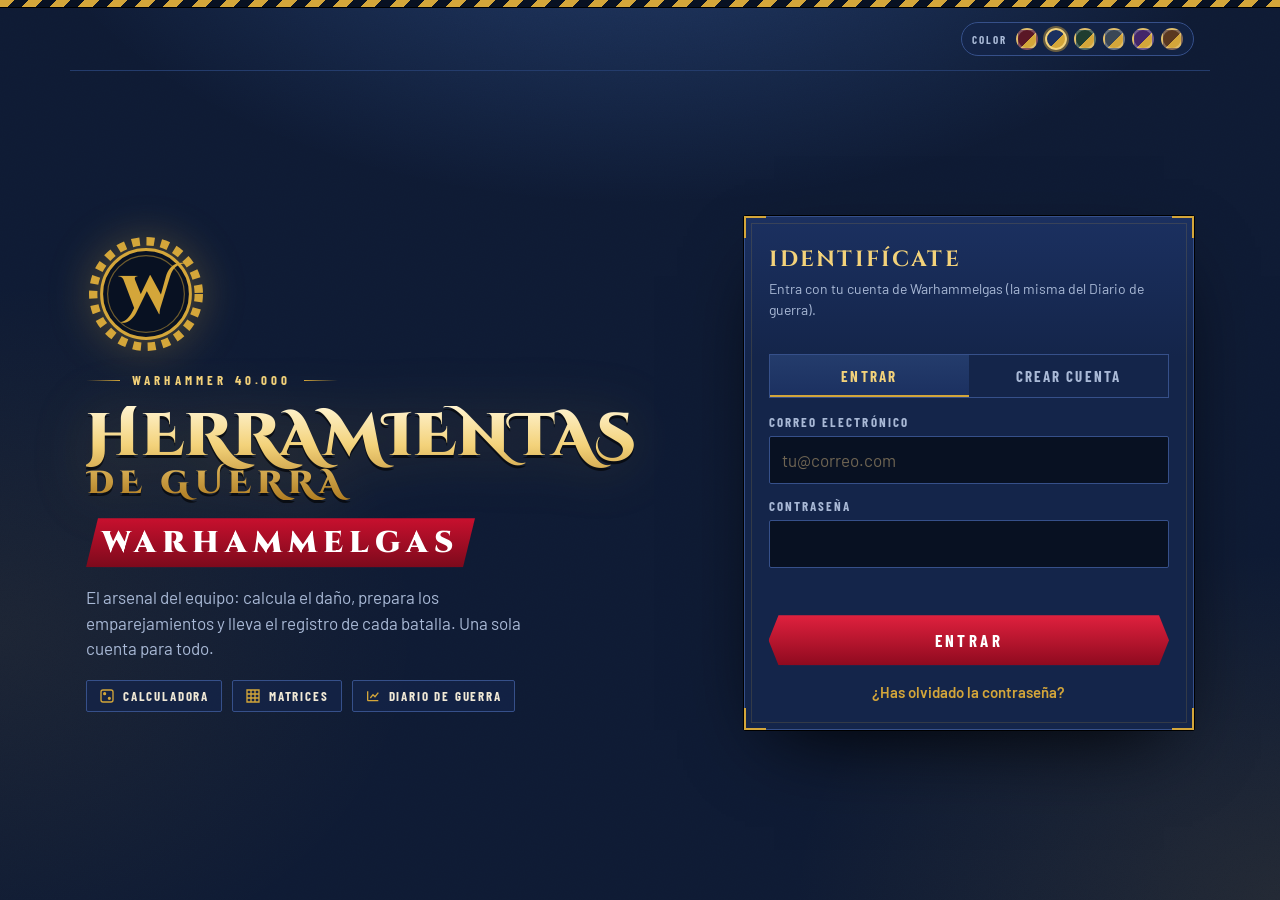
<file: index.html>
<!doctype html>
<html lang="es" data-pal="ultramar">
<head>
<meta charset="utf-8">
<meta name="viewport" content="width=device-width,initial-scale=1,viewport-fit=cover">
<meta name="theme-color" content="#0e1a33">
<script>/* color elegido por el usuario (por defecto ultramar) */
try{var _p=localStorage.getItem("hdg.pal");if(/^(granate|ultramar|bosque|pizarra|caos|oxido)$/.test(_p))document.documentElement.setAttribute("data-pal",_p)}catch(e){}</script>
<title>Herramientas de Guerra · Warhammelgas</title>
<link rel="icon" href="img/icono.svg" type="image/svg+xml">
<link rel="preconnect" href="https://fonts.googleapis.com">
<link rel="stylesheet" href="https://fonts.googleapis.com/css2?family=Cinzel:wght@600;700;900&family=Cinzel+Decorative:wght@700;900&family=Barlow+Condensed:wght@500;600;700&family=Barlow:wght@400;500;600&display=swap">
<style>
/* Grimdark: negro cálido, oro viejo y rojo sangre. Mismo aspecto en claro y oscuro a propósito (es una portada). */
:root{
  --bg:#0b0907; --deep:#070504; --glow:rgba(200,16,46,.28); --panel:#14100c; --panel2:#1c1610; --line:#3d301d; --line2:#2a2115;
  --fg:#f1e9d6; --muted:#b0a48b; --gold:#d4a63a; --gold2:#f3d27a; --red:#c8102e; --red2:#7d0a1c;
  --f-goth:"Cinzel",Georgia,serif; --f-deco:"Cinzel Decorative","Cinzel",Georgia,serif;
  --f-display:"Barlow Condensed","Arial Narrow",sans-serif; --f-body:"Barlow",system-ui,-apple-system,"Segoe UI",sans-serif;
  color-scheme:dark;
}
@media (prefers-color-scheme:dark){:root:not([data-theme="light"]){color-scheme:dark}}
:root[data-theme="dark"]{color-scheme:dark}
*{box-sizing:border-box}
html,body{margin:0}
body{min-height:100vh;background:
   radial-gradient(900px 520px at 50% -160px,var(--glow),transparent 70%),
   radial-gradient(700px 500px at 100% 100%,rgba(212,166,58,.10),transparent 70%),
   radial-gradient(600px 500px at 0% 70%,rgba(212,166,58,.07),transparent 70%),
   var(--bg);
  color:var(--fg);font:16px/1.5 var(--f-body);overflow-x:hidden}
/* grano */
body::after{content:"";position:fixed;inset:0;pointer-events:none;z-index:0;opacity:.09;mix-blend-mode:overlay;
  background-image:url("data:image/svg+xml;utf8,<svg xmlns='http://www.w3.org/2000/svg' width='180' height='180'><filter id='n'><feTurbulence type='fractalNoise' baseFrequency='.85' numOctaves='2' stitchTiles='stitch'/><feColorMatrix values='0 0 0 0 1  0 0 0 0 .9  0 0 0 0 .7  0 0 0 .9 0'/></filter><rect width='180' height='180' filter='url(%23n)'/></svg>")}
/* franja de peligro arriba */
.hazard{height:8px;background:repeating-linear-gradient(-45deg,var(--gold) 0 10px,var(--deep) 10px 20px);border-bottom:1px solid #000;position:relative;z-index:2}
.wrap{max-width:1140px;margin:0 auto;padding:0 16px;position:relative;z-index:1}
[hidden]{display:none!important}

/* Paletas: oscuras pero con color (se elige con data-pal en <html>) */
html[data-pal="granate"]{--bg:#2a0d13;--deep:#1a070b;--glow:rgba(255,70,90,.30);--panel:#36111a;--panel2:#451622;--line:#6e2a36;--line2:#4f1c27;--muted:#cfa9ad}
html[data-pal="ultramar"]{--bg:#0e1a33;--deep:#081122;--glow:rgba(90,150,255,.30);--panel:#14254a;--panel2:#1b3060;--line:#36508a;--line2:#243c6c;--muted:#a9b9d6;--red:#c8102e}
html[data-pal="bosque"]{--bg:#12241b;--deep:#0a1610;--glow:rgba(120,200,140,.22);--panel:#183026;--panel2:#1f3d30;--line:#3d6250;--line2:#2a4a3b;--muted:#a9c2b3}
html[data-pal="pizarra"]{--bg:#1d242c;--deep:#12171d;--glow:rgba(160,190,220,.20);--panel:#262f39;--panel2:#2f3a46;--line:#4c5b6b;--line2:#38444f;--muted:#aeb9c4}
html[data-pal="caos"]{--bg:#221335;--deep:#150b22;--glow:rgba(200,110,255,.28);--panel:#2c1944;--panel2:#382056;--line:#5e3d85;--line2:#432a63;--muted:#c3afd8}
html[data-pal="oxido"]{--bg:#2b1a0f;--deep:#1b0f08;--glow:rgba(255,140,60,.26);--panel:#372214;--panel2:#452b19;--line:#73492c;--line2:#55361f;--muted:#d1b59c}

/* barra superior (solo dentro) */
.top{display:flex;align-items:center;justify-content:space-between;gap:12px;padding-block:14px;border-bottom:1px solid var(--line2)}
.mini{display:flex;align-items:center;gap:10px;font:700 15px var(--f-goth);letter-spacing:.14em;text-transform:uppercase;color:var(--gold)}
.mini svg{width:34px;height:34px}
.top .right{display:flex;align-items:center;gap:18px;margin-left:auto;flex-wrap:wrap;justify-content:flex-end}
.pal{display:flex;align-items:center;gap:7px;padding:5px 10px;border:1px solid var(--line);background:color-mix(in srgb,var(--panel) 70%,transparent);border-radius:999px}
.pal-l{font:700 11px var(--f-display);letter-spacing:.18em;text-transform:uppercase;color:var(--muted);margin-right:2px}
.pal button{width:22px;height:22px;padding:0;border-radius:50%;cursor:pointer;border:2px solid rgba(255,255,255,.25);background:linear-gradient(135deg,var(--s1) 0 58%,var(--s2) 58%);transition:transform .15s,border-color .15s}
.pal button:hover{transform:scale(1.15)}
.pal button[aria-checked="true"]{border-color:var(--gold2);box-shadow:0 0 0 2px color-mix(in srgb,var(--gold) 45%,transparent)}
.pal button:focus-visible{outline:2px solid var(--gold2);outline-offset:2px}
@media (max-width:480px){.pal-l{display:none}.pal{gap:6px;padding:4px 8px}.pal button{width:20px;height:20px}.top .right{gap:10px}}
.who{display:flex;align-items:center;gap:14px;font-weight:500;color:var(--muted)}
.who b{color:var(--fg);font-weight:600}
.who span{white-space:nowrap}
@media (max-width:480px){.mini{font-size:0;gap:0}.mini svg{width:38px;height:38px}}
.who button{all:unset;cursor:pointer;color:var(--gold);font:700 13px var(--f-display);letter-spacing:.14em;text-transform:uppercase;padding:6px 12px;border:1px solid var(--line);border-radius:2px}
.who button:hover{border-color:var(--gold)}

/* emblema */
.crest{color:var(--gold);filter:drop-shadow(0 0 22px rgba(212,166,58,.35))}
.crest .ring{transform-origin:50% 50%;animation:spin 80s linear infinite}
@keyframes spin{to{transform:rotate(360deg)}}

/* portada (login) */
.hero{display:grid;grid-template-columns:minmax(0,1.15fr) minmax(0,.85fr);gap:48px;align-items:center;min-height:calc(100vh - 80px);padding-block:24px 40px}
@media (max-width:900px){.hero{grid-template-columns:minmax(0,1fr);gap:28px;min-height:0;padding-block:28px 48px}}
.intro{display:flex;flex-direction:column;gap:18px}
.intro .crest{width:120px;height:120px}
@media (max-width:900px){.intro{align-items:center;text-align:center}.intro .crest{width:92px;height:92px}}
.team{display:inline-flex;align-items:center;gap:12px;font:700 13px var(--f-display);letter-spacing:.32em;text-transform:uppercase;color:var(--gold2)}
.team::before,.team::after{content:"";width:34px;height:1px;background:linear-gradient(90deg,transparent,var(--gold))}
.team::after{transform:scaleX(-1)}
.title{margin:0;font-family:var(--f-deco);font-weight:900;font-size:clamp(34px,4.7vw,60px);line-height:1.02;letter-spacing:.01em;text-transform:uppercase;
  background:linear-gradient(180deg,#fff3cf 0%,#f3d27a 42%,#b07d22 100%);-webkit-background-clip:text;background-clip:text;color:transparent;
  filter:drop-shadow(0 3px 0 rgba(0,0,0,.6)) drop-shadow(0 0 28px rgba(212,166,58,.18))}
.title span{display:block;font-size:.54em;letter-spacing:.18em;color:transparent}
.brandname{display:flex;align-items:center;gap:12px;flex-wrap:wrap}
.brandname strong{font:900 clamp(22px,3vw,30px)/1 var(--f-goth);letter-spacing:.2em;text-transform:uppercase;color:#fff;background:linear-gradient(180deg,var(--red),var(--red2));padding:10px 16px 9px;clip-path:polygon(12px 0,100% 0,calc(100% - 12px) 100%,0 100%);box-shadow:0 10px 30px -10px rgba(200,16,46,.8)}
.brandname small{font:600 13px var(--f-display);letter-spacing:.22em;text-transform:uppercase;color:var(--muted)}
.tag{margin:0;color:var(--muted);max-width:46ch;font-size:17px}
.tools{display:flex;gap:10px;flex-wrap:wrap}
@media (max-width:900px){.tools,.brandname{justify-content:center}}
.tools span{display:inline-flex;align-items:center;gap:8px;font:700 13px var(--f-display);letter-spacing:.14em;text-transform:uppercase;color:var(--fg);padding:7px 12px;border:1px solid var(--line);background:color-mix(in srgb,var(--panel) 75%,transparent);border-radius:2px}
.tools svg{width:16px;height:16px;color:var(--gold)}

/* tarjeta de entrada: placa con esquinas de oro */
.plate{position:relative;background:linear-gradient(180deg,var(--panel2),var(--panel) 140px);border:1px solid var(--line);border-radius:2px;padding:28px 24px 24px;box-shadow:0 30px 80px -30px #000,0 0 0 1px #000}
.plate::before{content:"";position:absolute;inset:6px;border:1px solid rgba(212,166,58,.16);pointer-events:none}
.plate::after{content:"";position:absolute;inset:-1px;pointer-events:none;background:
 linear-gradient(var(--gold),var(--gold)) top left/22px 2px no-repeat,linear-gradient(var(--gold),var(--gold)) top left/2px 22px no-repeat,
 linear-gradient(var(--gold),var(--gold)) top right/22px 2px no-repeat,linear-gradient(var(--gold),var(--gold)) top right/2px 22px no-repeat,
 linear-gradient(var(--gold),var(--gold)) bottom left/22px 2px no-repeat,linear-gradient(var(--gold),var(--gold)) bottom left/2px 22px no-repeat,
 linear-gradient(var(--gold),var(--gold)) bottom right/22px 2px no-repeat,linear-gradient(var(--gold),var(--gold)) bottom right/2px 22px no-repeat}
.plate h2{margin:0 0 4px;font:700 22px var(--f-goth);letter-spacing:.1em;text-transform:uppercase;color:var(--gold2)}
.plate .sub{margin:0 0 18px;color:var(--muted);font-size:14px}
.gate-in{display:flex;flex-direction:column;gap:16px;position:relative;z-index:1}
.tabs{display:grid;grid-template-columns:1fr 1fr;border:1px solid var(--line)}
.tabs button{border:0;background:transparent;padding:12px 8px;font:700 15px var(--f-display);letter-spacing:.14em;text-transform:uppercase;color:var(--muted);cursor:pointer}
.tabs button[aria-selected="true"]{background:linear-gradient(180deg,var(--line2),var(--panel2));color:var(--gold2);box-shadow:inset 0 -2px 0 var(--gold)}
form{display:flex;flex-direction:column;gap:14px}
label{display:flex;flex-direction:column;gap:6px;font:700 13px var(--f-display);letter-spacing:.16em;text-transform:uppercase;color:var(--muted)}
input{font:400 17px var(--f-body);padding:13px 12px;border:1px solid var(--line);border-radius:2px;background:var(--deep);color:var(--fg)}
input::placeholder{color:#6f6553}
input:focus{border-color:var(--gold);outline:none;box-shadow:0 0 0 3px rgba(212,166,58,.18)}
.primary{border:0;padding:15px;font:700 17px var(--f-display);letter-spacing:.2em;text-transform:uppercase;color:#fff;cursor:pointer;
  background:linear-gradient(180deg,#e0213e,#8f0a1f);clip-path:polygon(10px 0,calc(100% - 10px) 0,100% 50%,calc(100% - 10px) 100%,10px 100%,0 50%);
  box-shadow:0 10px 30px -10px rgba(200,16,46,.8);transition:filter .15s}
.primary:hover{filter:brightness(1.12)}
.primary:disabled{opacity:.6;cursor:default}
.ghost{border:0;background:transparent;color:var(--gold);font:600 15px var(--f-body);cursor:pointer;padding:4px}
.ghost:hover{text-decoration:underline}
.msg{min-height:1.4em;margin:0;font-size:14px;color:#ff7a86}

/* dentro: elegir herramienta */
.hubhead{display:flex;align-items:center;gap:22px;padding-block:36px 26px}
.hubhead .crest{width:96px;height:96px;flex:none}
.hubhead .title{font-size:clamp(32px,5vw,58px)}
.hubhead p{margin:8px 0 0;color:var(--muted);font-size:17px}
.hubhead p b{color:var(--gold2);font-weight:600}
@media (max-width:640px){.hubhead{flex-direction:column;text-align:center;gap:14px;padding-block:26px 18px}.hubhead .crest{width:76px;height:76px}.hubhead .team{justify-content:center}}
.cards{display:grid;grid-template-columns:repeat(3,minmax(0,1fr));gap:22px;padding-bottom:28px}
@media (max-width:900px){.cards{grid-template-columns:minmax(0,1fr)}}
.card{--c:var(--gold);position:relative;display:flex;flex-direction:column;gap:12px;min-height:330px;padding:26px 24px 22px;text-decoration:none;color:var(--fg);overflow:hidden;
  background:radial-gradient(420px 260px at 100% 0,color-mix(in srgb,var(--c) 34%,transparent),transparent 70%),linear-gradient(180deg,var(--panel2),var(--panel));
  border:1px solid var(--line);border-radius:2px;box-shadow:0 24px 60px -30px #000;transition:transform .2s,border-color .2s,box-shadow .2s}
.card::before{content:"";position:absolute;inset:6px;border:1px solid color-mix(in srgb,var(--c) 30%,transparent);pointer-events:none}
.card:hover{transform:translateY(-4px);border-color:var(--c);box-shadow:0 0 0 1px var(--c),0 30px 70px -30px color-mix(in srgb,var(--c) 70%,#000)}
.card:focus-visible{outline:3px solid var(--gold2);outline-offset:3px}
.card .art{position:absolute;right:-30px;bottom:-30px;width:190px;height:190px;color:var(--c);opacity:.11;transition:opacity .2s,transform .3s}
.card:hover .art{opacity:.3;transform:rotate(-6deg) scale(1.05)}
.num{font:900 14px var(--f-goth);letter-spacing:.3em;color:var(--c)}
.ico{width:62px;height:62px;display:grid;place-items:center;color:#fff;background:linear-gradient(160deg,var(--c),color-mix(in srgb,var(--c) 45%,#000));clip-path:polygon(50% 0,100% 25%,100% 75%,50% 100%,0 75%,0 25%);box-shadow:0 0 0 2px var(--gold)}
.ico svg{width:30px;height:30px}
.card h3{margin:2px 0 0;font:700 25px/1.1 var(--f-goth);letter-spacing:.06em;text-transform:uppercase;color:#fff}
.card p{margin:0;color:var(--muted);max-width:30ch;position:relative}
.card .go{margin-top:auto;display:inline-flex;align-items:center;gap:10px;font:700 15px var(--f-display);letter-spacing:.2em;text-transform:uppercase;color:var(--c);position:relative}
.card .go i{font-style:normal;transition:transform .2s}
.card:hover .go i{transform:translateX(6px)}

/* franja del equipo */
@media (prefers-reduced-motion:reduce){*{animation:none!important;transition:none!important}}
/* Móvil compacto: entrar y elegir herramienta caben en la primera pantalla */
@media (max-width:640px){
  .top{padding-block:8px}
  .hero{gap:14px;padding-block:12px 24px}
  .intro{gap:8px}
  .intro .crest{width:52px;height:52px}
  .intro .team,.tools{display:none}
  .tag{font-size:14px;line-height:1.4;max-width:34ch}
  .intro .title{font-size:30px}
  .brandname strong{font-size:16px;padding:6px 12px 5px;letter-spacing:.16em}
  .plate{padding:18px 16px 16px}
  .plate .sub{display:none}
  .plate h2{font-size:18px;margin:0}
  .gate-in{gap:12px}
  form{gap:10px}
  input{padding:10px 12px;font-size:16px}
  .tabs button{padding:9px 6px}
  .primary{padding:12px}
  .msg{min-height:0}
  .msg:empty{display:none}
  .hubhead{flex-direction:row;text-align:left;gap:12px;padding-block:14px 12px}
  .hubhead .crest{display:none}
  .who span{display:none}
  .top .right{flex-wrap:nowrap}
  .hubhead .team{display:none}
  .hubhead .title{font-size:24px}
  .hubhead p{font-size:14px;margin-top:4px}
  .cards{gap:10px;padding-bottom:16px}
  .card{display:grid;grid-template-columns:auto minmax(0,1fr) auto;grid-template-rows:auto auto;column-gap:14px;row-gap:2px;align-items:center;min-height:0;padding:14px}
  .card .art,.card .num{display:none}
  .card .ico{grid-row:1/span 2;width:46px;height:46px}
  .card .ico svg{width:22px;height:22px}
  .card h3{font-size:17px;margin:0;grid-column:2}
  .card p{grid-column:2;font-size:13.5px;line-height:1.35}
  .card .go{grid-column:3;grid-row:1/span 2;margin:0;padding:0;font-size:0;gap:0}
  .card .go i{font-size:22px}
}
</style>

</head>
<body>
<div class="hazard" aria-hidden="true"></div>

<svg width="0" height="0" style="position:absolute" aria-hidden="true">
  <symbol id="crest" viewBox="0 0 100 100">
    <g class="ring"><circle cx="50" cy="50" r="44" fill="none" stroke="currentColor" stroke-width="7" stroke-dasharray="6.6 5.6"/></g>
    <circle cx="50" cy="50" r="37" fill="var(--deep)" stroke="currentColor" stroke-width="2.5"/>
    <circle cx="50" cy="50" r="32" fill="none" stroke="currentColor" stroke-width="1" opacity=".5"/>
    <text x="50" y="66" text-anchor="middle" font-family="Cinzel Decorative, Cinzel, Georgia, serif" font-weight="900" font-size="44" fill="currentColor">W</text>
  </symbol>
</svg>

<header class="wrap top" id="topbar">
  <div class="mini" id="mini" hidden><svg class="crest"><use href="#crest"/></svg>Warhammelgas</div>
  <div class="right">
    <div class="pal" role="radiogroup" aria-label="Color de la página">
      <span class="pal-l">Color</span>
      <button type="button" role="radio" data-p="granate" title="Granate imperial" aria-label="Granate imperial" style="--s1:#5a1726;--s2:#d4a63a"></button>
      <button type="button" role="radio" data-p="ultramar" title="Azul ultramar" aria-label="Azul ultramar" style="--s1:#1b3060;--s2:#d4a63a"></button>
      <button type="button" role="radio" data-p="bosque" title="Verde bosque" aria-label="Verde bosque" style="--s1:#1f3d30;--s2:#d4a63a"></button>
      <button type="button" role="radio" data-p="pizarra" title="Pizarra acero" aria-label="Pizarra acero" style="--s1:#3a4756;--s2:#d4a63a"></button>
      <button type="button" role="radio" data-p="caos" title="Púrpura caos" aria-label="Púrpura caos" style="--s1:#43266a;--s2:#d4a63a"></button>
      <button type="button" role="radio" data-p="oxido" title="Óxido y bronce" aria-label="Óxido y bronce" style="--s1:#5a3820;--s2:#d4a63a"></button>
    </div>
    <div class="who" id="who" hidden><span>Hola, <b id="whoName"></b></span><button type="button" id="logout">Salir</button></div>
  </div>
</header>

<main>
  <!-- Portada con el inicio de sesión -->
  <section class="wrap hero" id="gate">
    <div class="intro">
      <svg class="crest" aria-hidden="true"><use href="#crest"/></svg>
      <div class="team">Warhammer 40.000</div>
      <h1 class="title">Herramientas<span>de Guerra</span></h1>
      <div class="brandname"><strong>Warhammelgas</strong></div>
      <p class="tag">El arsenal del equipo: calcula el daño, prepara los emparejamientos y lleva el registro de cada batalla. Una sola cuenta para todo.</p>
      <div class="tools">
        <span><svg viewBox="0 0 24 24" fill="none" stroke="currentColor" stroke-width="2"><rect x="3" y="3" width="18" height="18" rx="3"/><circle cx="8.5" cy="8.5" r="1.4" fill="currentColor"/><circle cx="15.5" cy="15.5" r="1.4" fill="currentColor"/></svg>Calculadora</span>
        <span><svg viewBox="0 0 24 24" fill="none" stroke="currentColor" stroke-width="2"><path d="M3 3h18v18H3zM3 9h18M3 15h18M9 3v18M15 3v18"/></svg>Matrices</span>
        <span><svg viewBox="0 0 24 24" fill="none" stroke="currentColor" stroke-width="2"><path d="M4 19V5M4 19h16M8 15l4-5 3 3 5-6"/></svg>Diario de guerra</span>
      </div>
    </div>
    <div class="plate"><div class="gate-in" id="gateCard"></div></div>
  </section>

  <!-- Dentro: elegir herramienta -->
  <section id="hub" hidden>
    <div class="wrap">
      <div class="hubhead">
        <svg class="crest" aria-hidden="true"><use href="#crest"/></svg>
        <div>
          <div class="team">Warhammelgas</div>
          <h1 class="title">Herramientas de Guerra</h1>
          <p id="hola">Elige tu herramienta. Ya has entrado y las tres usan tu misma cuenta.</p>
        </div>
      </div>
      <div class="cards">
        <a class="card" href="calculadora.html" style="--c:#3b8fe8">
          <svg class="art" viewBox="0 0 24 24" fill="none" stroke="currentColor" stroke-width="1.4" aria-hidden="true"><rect x="3" y="3" width="18" height="18" rx="3"/><circle cx="8" cy="8" r="1.5" fill="currentColor"/><circle cx="16" cy="16" r="1.5" fill="currentColor"/><circle cx="16" cy="8" r="1.5" fill="currentColor"/><circle cx="8" cy="16" r="1.5" fill="currentColor"/><circle cx="12" cy="12" r="1.5" fill="currentColor"/></svg>
          <span class="num">I</span>
          <span class="ico"><svg viewBox="0 0 24 24" fill="none" stroke="currentColor" stroke-width="2" stroke-linecap="round" stroke-linejoin="round" aria-hidden="true"><path d="M14.5 17.5 3 6V3h3l11.5 11.5M13 19l6-6M16 16l4 4M19 21l2-2"/></svg></span>
          <h3>Calculadora de daño</h3>
          <p>La matriz de duelos: atacante contra defensor, con tus listas guardadas.</p>
          <span class="go">Entrar <i>&rarr;</i></span>
        </a>
        <a class="card" href="matrices.html" style="--c:#d4a63a">
          <svg class="art" viewBox="0 0 24 24" fill="none" stroke="currentColor" stroke-width="1.4" aria-hidden="true"><path d="M3 3h18v18H3zM3 9h18M3 15h18M9 3v18M15 3v18"/></svg>
          <span class="num">II</span>
          <span class="ico"><svg viewBox="0 0 24 24" fill="none" stroke="currentColor" stroke-width="2" stroke-linecap="round" stroke-linejoin="round" aria-hidden="true"><path d="M3 3h18v18H3zM3 9h18M3 15h18M9 3v18M15 3v18"/></svg></span>
          <h3>Matrices de equipo</h3>
          <p>Emparejamientos contra los equipos rivales, mapas y modo torneo.</p>
          <span class="go">Entrar <i>&rarr;</i></span>
        </a>
        <a class="card" href="diario.html#panel" style="--c:#e0233f">
          <svg class="art" viewBox="0 0 24 24" fill="none" stroke="currentColor" stroke-width="1.4" aria-hidden="true"><path d="M12 2 20 5v7c0 5-3.5 8.5-8 10-4.5-1.5-8-5-8-10V5z"/><path d="M12 6v12M8 10h8"/></svg>
          <span class="num">III</span>
          <span class="ico"><svg viewBox="0 0 24 24" fill="none" stroke="currentColor" stroke-width="2" stroke-linecap="round" stroke-linejoin="round" aria-hidden="true"><path d="M4 19V5M4 19h16M8 15l4-5 3 3 5-6"/></svg></span>
          <h3>Diario de guerra</h3>
          <p>El historial de tus partidas y tus estadísticas.</p>
          <span class="go">Entrar <i>&rarr;</i></span>
        </a>
      </div>
    </div>
  </section>

</main>

<script src="vendor/supabase.js"></script>
<script src="js/config.js"></script>
<script src="js/sesion.js"></script>
<script>
(function(){
  var sb = DGSesion.sb, $ = function(id){ return document.getElementById(id); };
  var mode = "login";

  // Solo se vuelve a páginas de esta misma web.
  function volver(){
    var v = new URLSearchParams(location.search).get("volver") || "";
    return /^[a-z0-9_-]+\.html([?#].*)?$/i.test(v) ? v : "";
  }

  var ERR = function(m){
    return /invalid login/i.test(m) ? "Correo o contraseña incorrectos." :
      /already registered|already exists/i.test(m) ? "Ya hay una cuenta con ese correo. Pulsa «Entrar»." :
      /password.*(6|short|least)/i.test(m) ? "La contraseña tiene que tener al menos 6 caracteres." :
      /email.*invalid|invalid.*email|valid email/i.test(m) ? "Ese correo no parece válido." :
      /rate|too many/i.test(m) ? "Demasiados intentos seguidos. Espera un minuto y vuelve a probar." :
      /not confirmed/i.test(m) ? "Tienes que confirmar el correo: revisa tu bandeja de entrada." :
      "No se ha podido completar. Comprueba la conexión e inténtalo otra vez.";
  };

  function gate(m, msg){
    mode = m || "login";
    var reg = mode === "signup", reset = mode === "reset", newpw = mode === "newpw";
    $("gateCard").innerHTML =
      (newpw ? '<div><h2>Nueva contraseña</h2></div>' : reset ? '<div><h2>Recuperar contraseña</h2><p class="sub">Te enviaremos un correo con un enlace para poner una contraseña nueva.</p></div>' :
        '<div><h2>' + (reg ? 'Alístate' : 'Identifícate') + '</h2><p class="sub">' + (reg ? 'Crea tu cuenta de Warhammelgas.' : 'Entra con tu cuenta de Warhammelgas (la misma del Diario de guerra).') + '</p></div>' +
        '<div class="tabs" role="tablist"><button type="button" role="tab" data-m="login" aria-selected="' + !reg + '">Entrar</button><button type="button" role="tab" data-m="signup" aria-selected="' + reg + '">Crear cuenta</button></div>') +
      '<form id="f" novalidate>' +
      (reg ? '<label>Tu nombre de jugador<input id="gName" autocomplete="nickname" maxlength="40" placeholder="Por ejemplo, Miquel"></label>' : '') +
      (newpw ? '' : '<label>Correo electrónico<input id="gEmail" type="email" autocomplete="email" placeholder="tu@correo.com"></label>') +
      (reset ? '' : '<label>Contraseña<input id="gPass" type="password" autocomplete="' + (reg || newpw ? 'new-password' : 'current-password') + '" placeholder="' + (reg || newpw ? 'Mínimo 6 caracteres' : '') + '"></label>') +
      '<p class="msg" id="msg" role="status"></p>' +
      '<button class="primary" type="submit" id="btn">' + (newpw ? 'Guardar contraseña' : reset ? 'Enviar enlace' : reg ? 'Crear cuenta y entrar' : 'Entrar') + '</button>' +
      (mode === "login" ? '<button type="button" class="ghost" data-m="reset">¿Has olvidado la contraseña?</button>' : '') +
      (reset ? '<button type="button" class="ghost" data-m="login">Volver</button>' : '') +
      '</form>';
    if(msg) $("msg").textContent = msg;
    $("gate").hidden = false; $("hub").hidden = true; $("mini").hidden = true; $("who").hidden = true;
  }

  document.addEventListener("click", function(e){ var b = e.target.closest("[data-m]"); if(b) gate(b.dataset.m); });
  document.addEventListener("submit", async function(e){
    if(e.target.id !== "f") return; e.preventDefault();
    var msg = $("msg"), btn = $("btn"), v = function(id){ var x = $(id); return x ? x.value.trim() : ""; };
    var email = v("gEmail"), pass = $("gPass") ? $("gPass").value : "", name = v("gName");
    if(mode === "signup" && !name){ msg.textContent = "Escribe tu nombre de jugador."; return; }
    if(mode !== "newpw" && !/^\S+@\S+\.\S+$/.test(email)){ msg.textContent = "Escribe un correo válido."; return; }
    if(mode !== "reset" && pass.length < 6){ msg.textContent = "La contraseña tiene que tener al menos 6 caracteres."; return; }
    btn.disabled = true; msg.textContent = "Un momento…";
    try{
      var r;
      if(mode === "login") r = await sb.auth.signInWithPassword({ email: email, password: pass });
      else if(mode === "signup") r = await sb.auth.signUp({ email: email, password: pass, options: { data: { name: name } } });
      else if(mode === "reset") r = await sb.auth.resetPasswordForEmail(email, { redirectTo: location.origin + location.pathname });
      else r = await sb.auth.updateUser({ password: pass });
      if(r.error) throw r.error;
      if(mode === "reset"){ msg.textContent = "Listo. Revisa tu correo y abre el enlace para poner una contraseña nueva."; btn.disabled = false; return; }
      if(mode === "signup" && !r.data.session){ msg.textContent = "Cuenta creada. Revisa tu correo para confirmarla y después entra."; btn.disabled = false; return; }
      if(mode === "newpw") history.replaceState(null, "", location.pathname);
    }catch(err){ msg.textContent = ERR(String((err && err.message) || err)); btn.disabled = false; }
  });

  function entrar(session){
    var dest = volver();
    if(dest){ location.replace(dest); return; }
    $("gate").hidden = true; $("hub").hidden = false; $("mini").hidden = false; $("who").hidden = false;
    var n = DGSesion.nombre(session.user);
    $("whoName").textContent = n;
    $("hola").innerHTML = "Bienvenido, <b></b>. Elige tu herramienta: las tres usan tu misma cuenta.";
    $("hola").querySelector("b").textContent = n;
  }

  // selector de color
  var PALS = ["granate","ultramar","bosque","pizarra","caos","oxido"], PC = {granate:"#2a0d13",ultramar:"#0e1a33",bosque:"#12241b",pizarra:"#1d242c",caos:"#221335",oxido:"#2b1a0f"};
  function setPal(p, save){
    if(PALS.indexOf(p) < 0) p = "ultramar";
    document.documentElement.setAttribute("data-pal", p);
    document.querySelectorAll(".pal button").forEach(function(b){ b.setAttribute("aria-checked", String(b.dataset.p === p)); });
    var m = document.querySelector('meta[name="theme-color"]'); if(m) m.content = PC[p];
    if(save){ try{ localStorage.setItem("hdg.pal", p); }catch(e){} }
  }
  setPal(document.documentElement.getAttribute("data-pal"));
  document.querySelectorAll(".pal button").forEach(function(b){ b.onclick = function(){ setPal(b.dataset.p, true); }; });

  $("logout").onclick = async function(){ await sb.auth.signOut(); };

  if(!sb){ gate("login", "La web aún no está conectada a la base de datos."); return; }
  sb.auth.onAuthStateChange(function(ev, session){
    if(ev === "PASSWORD_RECOVERY"){ gate("newpw"); return; }
    setTimeout(function(){ if(session) entrar(session); else if(mode !== "newpw") gate(mode === "signup" ? "signup" : "login"); }, 0);
  });
})();
</script>
</body>
</html>
</file>
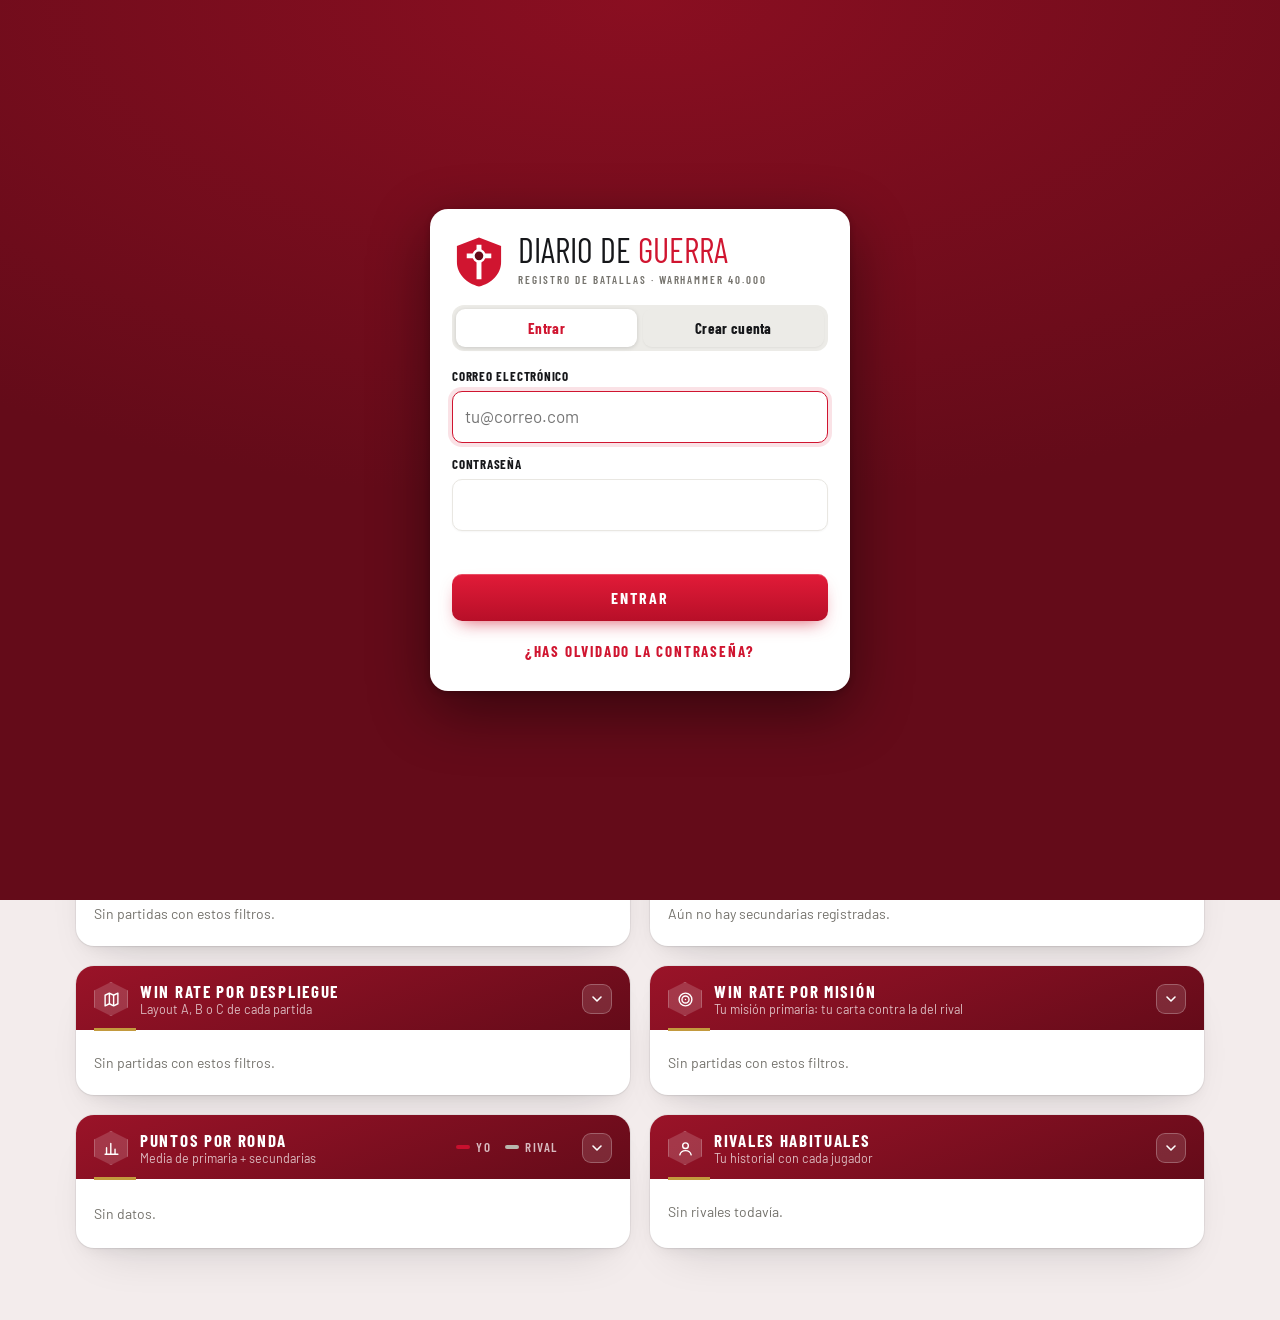
<file: diario.html>
<!doctype html>
<html lang="es">
<head>
<meta charset="utf-8">
<meta name="viewport" content="width=device-width,initial-scale=1,viewport-fit=cover">
<meta name="theme-color" content="#141414">
<title>Diario de Guerra 40k</title>
<link rel="icon" href="img/icono.svg" type="image/svg+xml">
<link rel="preconnect" href="https://fonts.googleapis.com">
<link rel="stylesheet" href="https://fonts.googleapis.com/css2?family=Barlow+Condensed:wght@500;600;700&family=Barlow:wght@400;500;600&display=swap">
<style>
/* Layout: a printed codex datasheet. White stock, black ink bands with angled ends, rubric red for you,
   hazard yellow for notices. Main column of datasheets + a narrow side column. Deliberately light only. */
:root{
  --paper:#f2f1ec; --sheet:#ffffff; --band:#141414; --ink:#141414; --grey:#e7e6e1; --rule:#c9c7bf;
  --muted:#5e5c56; --red:#b5141f; --red-soft:#f6dcdc; --hazard:#f3b80c;
  --win:#141414; --loss:#b5141f; --draw:#9a978d; --me:#b5141f; --opp:#6d6b65;
  --f-display:"Anton","Impact","Arial Narrow Bold",sans-serif;
  --f-label:"Archivo Narrow","Arial Narrow",Arial,sans-serif;
  --f-body:"Libre Franklin",system-ui,-apple-system,"Segoe UI",sans-serif;
  color-scheme:light;
}
*{box-sizing:border-box}
body{background:var(--paper);color:var(--ink);font-family:var(--f-body);font-size:15px;line-height:1.5}
body::before{content:"";position:fixed;inset:0 0 auto;height:env(safe-area-inset-top,0px);z-index:10;background:var(--band)}
.wrap{max-width:1160px;margin:0 auto;padding-left:max(16px,env(safe-area-inset-left,0px));padding-right:max(16px,env(safe-area-inset-right,0px))}
.num{font-variant-numeric:tabular-nums}
.muted{color:var(--muted)}
p{margin:0}

/* masthead */
header.bar{background:var(--band);color:#fff;border-bottom:6px solid var(--red)}
header.bar .wrap{display:flex;align-items:flex-end;justify-content:space-between;gap:12px 24px;flex-wrap:wrap;padding-block:18px 0}
.brand{display:flex;align-items:center;gap:14px;padding-bottom:14px}
.brand .t{font-family:var(--f-display);font-size:44px;line-height:.9;text-transform:uppercase;letter-spacing:.01em}
.brand .t em{font-style:normal;color:var(--red);-webkit-text-stroke:0}
.brand small{display:block;font-family:var(--f-label);font-weight:600;font-size:12px;letter-spacing:.22em;text-transform:uppercase;color:#bdbab1;margin-top:6px}
nav.tabs{display:flex;gap:4px;flex-wrap:wrap}
nav.tabs a{font-family:var(--f-label);font-weight:700;font-size:14px;letter-spacing:.12em;text-transform:uppercase;color:#d8d5cc;text-decoration:none;padding:9px 16px 8px;background:#2a2a2a;clip-path:polygon(10px 0,100% 0,100% 100%,0 100%,0 10px)}
nav.tabs a:hover{background:#3a3a3a;color:#fff}
nav.tabs a[aria-current="page"]{background:var(--red);color:#fff}
a:focus-visible,button:focus-visible,input:focus-visible,select:focus-visible,textarea:focus-visible{outline:3px solid var(--hazard);outline-offset:2px}

main{padding-block:22px 64px;display:flex;flex-direction:column;gap:22px}
h1,h2,h3{margin:0;text-wrap:balance;font-weight:400}
h1{font-family:var(--f-display);font-size:38px;line-height:1;text-transform:uppercase}
h2{font-family:var(--f-display);font-size:19px;letter-spacing:.04em;text-transform:uppercase}
h3{font-family:var(--f-label);font-weight:700;font-size:13px;letter-spacing:.14em;text-transform:uppercase;color:var(--muted)}

/* notices */
.notice{display:flex;gap:12px;align-items:center;flex-wrap:wrap;padding:10px 14px;background:var(--sheet);border:1px solid var(--rule);font-size:14px}
.notice.example{border:0;padding-left:28px;position:relative;background:#fff6d6}
.notice.example::before{content:"";position:absolute;left:0;top:0;bottom:0;width:14px;background:repeating-linear-gradient(-45deg,var(--hazard) 0 6px,var(--band) 6px 12px)}
.notice .grow{flex:1;min-width:200px}
.pill{font-family:var(--f-label);font-weight:700;font-size:12px;letter-spacing:.12em;text-transform:uppercase;padding:2px 8px;background:var(--band);color:#fff}
.pill.warn{background:var(--hazard);color:var(--ink)}

/* controls */
button,.btn{font-family:var(--f-label);font-weight:700;font-size:14px;letter-spacing:.1em;text-transform:uppercase;cursor:pointer;border-radius:0;padding:9px 16px;border:2px solid var(--ink);background:var(--sheet);color:var(--ink)}
button:hover{background:var(--grey)}
button.primary{background:var(--red);border-color:var(--red);color:#fff;clip-path:polygon(0 0,calc(100% - 10px) 0,100% 10px,100% 100%,0 100%)}
button.primary:hover{background:#951019}
button.ghost{border-color:transparent;background:transparent;color:var(--red)}
button.ghost:hover{text-decoration:underline;background:transparent}
button.danger{border-color:var(--red);color:var(--red)}
button:disabled{opacity:.5;cursor:default}
.filters{display:flex;gap:10px;flex-wrap:wrap;align-items:end}
.field{display:flex;flex-direction:column;gap:3px;min-width:0}
.field label{font-family:var(--f-label);font-weight:700;font-size:12px;letter-spacing:.12em;text-transform:uppercase;color:var(--muted)}
input,select,textarea{font:inherit;color:var(--ink);background:var(--sheet);border:0;border-bottom:2px solid var(--ink);border-radius:0;padding:7px 8px;min-width:0;width:100%}
select{border:2px solid var(--ink)}
textarea{min-height:72px;resize:vertical;border:2px solid var(--ink)}
.filters .field{width:190px}
@media (max-width:520px){.filters .field{width:calc(50% - 5px)}}

/* stat line, like a unit profile */
.statline{display:grid;grid-template-columns:repeat(6,minmax(0,1fr));border:2px solid var(--ink);background:var(--sheet)}
.stat{display:flex;flex-direction:column;align-items:center;text-align:center;border-right:1px solid var(--rule);min-width:0}
.stat:last-child{border-right:0}
.stat .label{width:100%;background:var(--band);color:#fff;font-family:var(--f-label);font-weight:700;font-size:12px;letter-spacing:.12em;text-transform:uppercase;padding:4px 6px}
.stat .value{font-family:var(--f-display);font-size:42px;line-height:1;padding:14px 6px 2px}
.stat .value small{font-size:20px;color:var(--muted)}
.stat .sub{font-size:12px;color:var(--muted);padding:0 6px 12px}
.stat.key .label{background:var(--red)} .stat.key .value{color:var(--red)}
@media (max-width:760px){.statline{grid-template-columns:repeat(3,minmax(0,1fr))}.stat:nth-child(3){border-right:0}.stat:nth-child(-n+3){border-bottom:1px solid var(--rule)}}
@media (max-width:420px){.stat .value{font-size:34px}}
.seals{display:flex;gap:3px;flex-wrap:wrap;justify-content:center;padding:0 6px 12px}

/* datasheets */
.cols{display:grid;grid-template-columns:minmax(0,1.65fr) minmax(0,1fr);gap:22px;align-items:start}
.col{display:flex;flex-direction:column;gap:22px;min-width:0}
@media (max-width:860px){.cols{grid-template-columns:minmax(0,1fr)}}
.panel{background:var(--sheet);border:2px solid var(--ink);display:flex;flex-direction:column;min-width:0}
.panel > header{display:flex;justify-content:space-between;align-items:center;gap:8px 12px;flex-wrap:wrap;background:var(--band);color:#fff;padding:7px 14px;margin-right:-2px;clip-path:polygon(0 0,calc(100% - 18px) 0,100% 100%,0 100%)}
.panel > header .muted{color:#bdbab1}
.panel > header h1{font-size:28px}
.panel > :not(header){margin:14px 16px}
.panel > .scroll{margin:6px 0 10px}
.panel .note{font-size:13px;color:var(--muted);margin-bottom:0}
.empty{color:var(--muted);font-size:14px;padding:8px 0}

table{border-collapse:collapse;width:100%;font-size:14px}
th{font-family:var(--f-label);font-weight:700;font-size:12px;letter-spacing:.1em;text-transform:uppercase;color:var(--muted);text-align:left;padding:6px 10px;border-bottom:2px solid var(--ink);white-space:nowrap}
td{padding:7px 10px;border-bottom:1px solid var(--grey);vertical-align:middle}
tbody tr:nth-child(even) td{background:#f7f6f2}
td.n,th.n{text-align:right;font-variant-numeric:tabular-nums;white-space:nowrap}
td.big{font-family:var(--f-display);font-size:18px;text-align:right}
.scroll{overflow-x:auto}
tr.click{cursor:pointer} tr.click:hover td{background:var(--red-soft)}
.res{display:inline-grid;place-items:center;width:24px;height:24px;font:700 12px/1 var(--f-label);border-radius:50%;color:#fff}
.W{background:var(--win)} .L{background:var(--loss)} .D{background:var(--draw)}
.seals span{width:16px;height:16px;border-radius:50%;font:700 9px/16px var(--f-label);color:#fff;text-align:center}
/* win-rate gauge inside table rows */
.gauge{display:flex;height:8px;min-width:80px;background:var(--grey)}
.gauge i{display:block;height:100%}
.gauge .tw{background:var(--win)} .gauge .td{background:var(--draw)} .gauge .tl{background:var(--loss)}
td.g{width:34%}
.chart svg{width:100%;height:auto;display:block}
.legend{display:flex;gap:14px;font-size:13px;color:#d8d5cc;font-family:var(--f-label);font-weight:600;letter-spacing:.06em;text-transform:uppercase}
.legend span::before{content:"";display:inline-block;width:10px;height:10px;margin-right:6px;vertical-align:-1px;background:var(--c)}
.legend span[style*="--opp"]::before{background:#b9b6ad}

/* upload */
.drop{border:2px dashed var(--ink);padding:32px 16px;text-align:center;display:flex;flex-direction:column;gap:10px;align-items:center;background:var(--sheet);cursor:pointer}
.drop.over{background:#fff6d6;border-color:var(--hazard)}
.drop strong{font-family:var(--f-display);font-weight:400;font-size:28px;text-transform:uppercase;line-height:1.05}
.steps{display:flex;gap:0;flex-wrap:wrap;font-family:var(--f-label);font-weight:700;font-size:13px;letter-spacing:.08em;text-transform:uppercase}
.steps span{padding:5px 14px;background:var(--grey);color:var(--muted)}
.steps span.on{background:var(--red);color:#fff}
.review{display:grid;grid-template-columns:200px minmax(0,1fr);gap:22px;align-items:start}
@media (max-width:720px){.review{grid-template-columns:minmax(0,1fr)}.review img{max-height:280px;object-fit:contain;object-position:left top}}
.review img{width:100%;border:2px solid var(--ink)}
.form-grid{display:grid;grid-template-columns:repeat(auto-fit,minmax(170px,1fr));gap:12px}
.sides{display:grid;grid-template-columns:repeat(2,minmax(0,1fr));gap:16px}
@media (max-width:640px){.sides{grid-template-columns:minmax(0,1fr)}}
.side{border:2px solid var(--ink);background:var(--sheet);display:flex;flex-direction:column;gap:10px;min-width:0;padding:0 12px 12px}
.side h3{display:flex;justify-content:space-between;align-items:center;margin:0 -12px;padding:6px 12px;background:var(--band);color:#fff;font-size:14px}
.side.me h3{background:var(--red)}
.side h3 .num{font-family:var(--f-display);font-size:22px;letter-spacing:0;font-weight:400}
.rounds{width:100%;font-size:13px}
.rounds td,.rounds th{padding:3px 4px;border:none;background:none!important}
.rounds input{padding:4px 2px;text-align:center;width:2.6rem;border:1px solid var(--rule);font-variant-numeric:tabular-nums}
.rounds input.nm{width:100%;text-align:left;border:0;border-bottom:1px solid var(--rule)}
.rounds td.tot{text-align:right;color:var(--muted);font-variant-numeric:tabular-nums}
.status{font-size:14px;padding:10px 12px;background:var(--grey)}
.status.err{background:var(--red-soft);color:#7a0d14}
.row{display:flex;gap:10px;flex-wrap:wrap;align-items:center}

dialog{border:2px solid var(--ink);border-radius:0;background:var(--sheet);color:var(--ink);padding:0;width:min(780px,calc(100vw - 32px));max-height:calc(100vh - 48px)}
dialog::backdrop{background:rgba(20,20,20,.55)}
dialog .inner{padding:18px;display:flex;flex-direction:column;gap:14px}
.score{display:flex;align-items:center;gap:14px;flex-wrap:wrap}
.score .big{font-family:var(--f-display);font-size:52px;line-height:1}
.roadmap ol{padding-left:22px;display:flex;flex-direction:column;gap:6px}
.roadmap li{max-width:70ch}
.toast{position:fixed;left:50%;bottom:calc(20px + env(safe-area-inset-bottom,0px));transform:translateX(-50%);background:var(--band);color:#fff;border-left:6px solid var(--red);padding:10px 16px;font-size:14px;z-index:20}
@media (prefers-reduced-motion:no-preference){.gauge i{transition:width .4s ease}}
.panel > header input{border:0;background:#fff;max-width:280px}

/* ===== Modern layer: same codex datasheet idea, refined finish ===== */
:root{
  --paper:#eeeeea; --sheet:#ffffff; --band:#111214; --ink:#16171a; --grey:#ecebe7; --rule:#e2e1dc;
  --muted:#6b6a66; --red:#c8102e; --red-soft:#fbe7ea; --hazard:#f5b800;
  --win:#16171a; --loss:#c8102e; --draw:#a9a69d; --me:#c8102e; --opp:#9b9993;
  --f-display:"Barlow Condensed","Arial Narrow",sans-serif;
  --f-label:"Barlow Condensed","Arial Narrow",sans-serif;
  --f-body:"Barlow",system-ui,-apple-system,"Segoe UI",sans-serif;
  --cut:14px; --shadow:0 1px 2px rgba(17,18,20,.06),0 8px 24px -12px rgba(17,18,20,.18);
}
body{background-color:var(--paper);background-image:linear-gradient(rgba(17,18,20,.035) 1px,transparent 1px),linear-gradient(90deg,rgba(17,18,20,.035) 1px,transparent 1px);background-size:24px 24px;font-size:15.5px}

/* masthead */
header.bar{background:linear-gradient(115deg,#0d0e10 0%,#1b1d21 60%,#24130f 100%);border-bottom:0;position:relative}
header.bar::after{content:"";position:absolute;left:0;right:0;bottom:0;height:3px;background:linear-gradient(90deg,var(--red) 0 38%,transparent 38% 39%,var(--red) 39% 40%,transparent 40%)}
header.bar .wrap{padding-block:22px 16px;align-items:center}
.brand{padding-bottom:0}
.brand .t{font-family:var(--f-display);font-weight:700;font-size:40px;letter-spacing:.02em;line-height:.95}
.brand small{font-family:var(--f-label);font-weight:600;letter-spacing:.28em;color:#8f8d88}
nav.tabs{gap:2px;background:rgba(255,255,255,.06);padding:4px;clip-path:polygon(10px 0,100% 0,100% calc(100% - 10px),calc(100% - 10px) 100%,0 100%,0 10px)}
nav.tabs a{background:transparent;clip-path:none;font-weight:600;font-size:15px;letter-spacing:.14em;padding:8px 16px;color:#b9b7b1;transition:background .15s,color .15s}
nav.tabs a:hover{background:rgba(255,255,255,.08)}
nav.tabs a[aria-current="page"]{background:var(--red);color:#fff;clip-path:polygon(8px 0,100% 0,100% calc(100% - 8px),calc(100% - 8px) 100%,0 100%,0 8px)}

h1{font-family:var(--f-display);font-weight:700;font-size:40px;letter-spacing:.01em}
h2{font-family:var(--f-display);font-weight:700;font-size:18px;letter-spacing:.12em}
h3{font-family:var(--f-label);font-weight:700}

/* notices */
.notice{border:0;background:var(--sheet);box-shadow:var(--shadow);padding:12px 16px}
.notice.example{background:#fff8e1;box-shadow:none;padding-left:30px}
.notice.example::before{width:10px;background:repeating-linear-gradient(-45deg,var(--hazard) 0 5px,var(--band) 5px 10px)}
.pill{font-family:var(--f-label);font-weight:700;font-size:12.5px;letter-spacing:.16em;padding:3px 10px;clip-path:polygon(6px 0,100% 0,100% 100%,0 100%,0 6px)}

/* controls */
button,.btn{font-family:var(--f-label);font-weight:700;font-size:15px;letter-spacing:.12em;border:1.5px solid var(--ink);padding:9px 18px;transition:background .15s,color .15s,transform .1s}
button:active{transform:translateY(1px)}
button.primary{background:var(--red);border-color:var(--red);clip-path:polygon(0 0,calc(100% - 12px) 0,100% 12px,100% 100%,12px 100%,0 calc(100% - 12px));padding:10px 22px;box-shadow:none}
button.primary:hover{background:#a50d26}
.field label{font-family:var(--f-label);font-weight:700;font-size:12.5px;letter-spacing:.16em}
input,select,textarea{background:var(--sheet);border:1px solid var(--rule);border-bottom:2px solid var(--ink);padding:9px 10px;transition:border-color .15s}
input:hover,select:hover,textarea:hover{border-color:#cfcdc7;border-bottom-color:var(--red)}
select{appearance:none;-webkit-appearance:none;border:1px solid var(--rule);border-bottom:2px solid var(--ink);padding-right:32px;background-image:linear-gradient(45deg,transparent 50%,var(--ink) 50%),linear-gradient(135deg,var(--ink) 50%,transparent 50%);background-position:calc(100% - 17px) 55%,calc(100% - 12px) 55%;background-size:5px 5px;background-repeat:no-repeat}
textarea{border:1px solid var(--rule);border-bottom:2px solid var(--ink)}

/* stat line: chamfered slab with hairline dividers */
.statline{border:0;background:var(--sheet);box-shadow:var(--shadow)}
.stat{border-right:1px solid var(--rule);padding:16px 8px 14px;gap:4px}
.stat .label{background:none;color:var(--muted);font-weight:700;font-size:12.5px;letter-spacing:.18em;padding:0}
.stat .value{font-family:var(--f-display);font-weight:700;font-size:48px;padding:2px 6px 0;letter-spacing:-.01em}
.stat .value small{font-weight:600;font-size:22px}
.stat .sub{padding:0 6px}
.stat.key{background:var(--band);color:#fff;border-right:0}
.stat.key .label{background:none;color:#ff8a98}
.stat.key .value{color:#fff}
.stat.key .sub{color:#a7a5a0}
.seals{padding:4px 6px 0}

/* datasheets: chamfered white slabs, band header with angled tab */
.panel{border:0;background:var(--sheet);box-shadow:var(--shadow)}
.panel > header{margin-right:0;padding:12px 18px 14px;background:var(--band);clip-path:polygon(0 0,calc(100% - 16px) 0,100% 16px,100% 100%,0 100%);position:relative}
.panel > header::after{content:"";position:absolute;left:0;bottom:0;width:64px;height:3px;background:var(--red)}
.panel > :not(header){margin:16px 18px}
.panel > .scroll{margin:8px 0 12px}
.panel > header .muted{color:#8f8d88;font-family:var(--f-label);font-weight:600;letter-spacing:.1em;text-transform:uppercase}

th{font-family:var(--f-label);font-weight:700;font-size:12.5px;letter-spacing:.14em;border-bottom:1px solid var(--rule);padding:10px 12px 8px;color:#8a8984}
th:first-child,td:first-child{padding-left:18px} th:last-child,td:last-child{padding-right:18px}
td{padding:10px 12px;border-bottom:1px solid #f1f0ec}
tbody tr:nth-child(even) td{background:none}
tbody tr:last-child td{border-bottom:0}
tbody tr{transition:background .12s}
tbody tr:hover td{background:#faf9f7}
td:first-child{font-weight:500}
td.big{font-family:var(--f-display);font-weight:700;font-size:20px}
.gauge{height:6px;background:#eeede9;border-radius:3px;overflow:hidden;gap:2px}
.gauge i:first-child{border-radius:3px 0 0 3px} .gauge i:last-child{border-radius:0 3px 3px 0}
.res{font-family:var(--f-label);font-weight:700;font-size:13px;width:26px;height:26px;border-radius:0;clip-path:polygon(50% 0,100% 25%,100% 75%,50% 100%,0 75%,0 25%)}
.seals span{border-radius:0;width:15px;height:17px;line-height:17px;clip-path:polygon(50% 0,100% 25%,100% 75%,50% 100%,0 75%,0 25%);font-family:var(--f-label);font-size:10px}
.legend{font-family:var(--f-label);font-weight:600;font-size:13px;letter-spacing:.12em;color:#b9b7b1}
.legend span::before{width:14px;height:4px;vertical-align:3px}

/* upload */
.drop{border:1.5px dashed #b9b7b1;background:var(--sheet);box-shadow:var(--shadow);padding:44px 16px;transition:border-color .15s,background .15s}
.drop:hover{border-color:var(--red)}
.drop strong{font-family:var(--f-display);font-weight:700;font-size:30px}
.steps{gap:2px}
.steps span{font-family:var(--f-label);font-weight:700;letter-spacing:.14em;padding:6px 14px;background:#e3e2dd;clip-path:polygon(8px 0,100% 0,calc(100% - 8px) 100%,0 100%)}
.review img{border:0;box-shadow:var(--shadow)}
.side{border:0;box-shadow:var(--shadow);padding:0 14px 14px}
.side h3{margin:0 -14px;padding:10px 14px;font-family:var(--f-label);font-size:14px;letter-spacing:.16em}
.side h3 .num{font-family:var(--f-display);font-weight:700;font-size:26px}
.rounds input{border:1px solid var(--rule);border-radius:0;padding:5px 2px}
.rounds input.nm{border:0;border-bottom:1px solid var(--rule)}
.status{background:#f3f2ee;border-left:3px solid var(--ink)}
.status.err{border-left-color:var(--red)}
dialog{border:0;box-shadow:0 24px 64px -16px rgba(0,0,0,.45)}
.score .big{font-family:var(--f-display);font-weight:700;font-size:56px}
.toast{border-left:4px solid var(--red);font-family:var(--f-label);font-weight:600;letter-spacing:.08em;font-size:15px}
@media (max-width:760px){.stat .value{font-size:38px}.brand .t{font-size:32px}}

/* ===== v3 polish layer: depth, soft radii, detailed panel heads ===== */
:root{
  --paper:#f1f0ed; --sheet:#ffffff; --rule:#e9e7e2; --muted:#74726c;
  --red:#d01530; --red-deep:#8f0a1f; --red-soft:#fdecef;
  --rad:18px; --rad-s:11px;
  --shadow:0 0 0 1px rgba(20,20,22,.045),0 1px 2px rgba(20,20,22,.05),0 6px 16px -6px rgba(20,20,22,.08),0 24px 48px -24px rgba(20,20,22,.16);
  --shadow-lift:0 0 0 1px rgba(20,20,22,.05),0 2px 4px rgba(20,20,22,.06),0 12px 28px -8px rgba(20,20,22,.14),0 36px 64px -28px rgba(20,20,22,.22);
}
body{background:var(--paper);background-image:radial-gradient(1200px 520px at 85% -120px,rgba(208,21,48,.10),transparent 70%),radial-gradient(900px 600px at -10% 10%,rgba(255,255,255,.9),transparent 70%);background-size:auto;background-attachment:fixed}

/* masthead: dark glass slab */
header.bar{background:radial-gradient(700px 240px at 80% 0,rgba(208,21,48,.38),transparent 70%),linear-gradient(180deg,#17181b,#0e0f11);box-shadow:0 1px 0 rgba(255,255,255,.04) inset,0 18px 40px -24px rgba(0,0,0,.6)}
header.bar::after{height:1px;background:linear-gradient(90deg,transparent,rgba(208,21,48,.9) 30%,rgba(255,255,255,.18) 70%,transparent)}
header.bar .wrap{padding-block:22px}
.brand svg{filter:drop-shadow(0 6px 14px rgba(208,21,48,.45))}
.brand .t em{color:#ff3550;text-shadow:0 0 24px rgba(208,21,48,.45)}
nav.tabs{clip-path:none;border-radius:14px;background:rgba(255,255,255,.06);box-shadow:inset 0 0 0 1px rgba(255,255,255,.08);padding:5px}
nav.tabs a{border-radius:10px}
nav.tabs a[aria-current="page"]{clip-path:none;background:linear-gradient(180deg,#e21b38,#b20f27);box-shadow:0 6px 16px -6px rgba(208,21,48,.7),inset 0 1px 0 rgba(255,255,255,.2)}

/* notices */
.notice{border-radius:var(--rad-s);box-shadow:var(--shadow)}
.notice.example{border-radius:var(--rad-s);background:linear-gradient(90deg,#fff6d8,#fffbee);box-shadow:0 0 0 1px rgba(245,184,0,.35);overflow:hidden}
.pill{clip-path:none;border-radius:6px}

/* controls */
button,.btn{border-radius:10px;border:1px solid #d9d7d1;background:var(--sheet);box-shadow:0 1px 2px rgba(0,0,0,.05)}
button:hover{background:#f7f6f3}
button.primary{clip-path:none;border:0;border-radius:10px;background:linear-gradient(180deg,#e21b38,#b70f28);color:#fff;box-shadow:0 8px 18px -8px rgba(208,21,48,.75),inset 0 1px 0 rgba(255,255,255,.22)}
button.primary:hover{background:linear-gradient(180deg,#ea2843,#a30c23)}
button.ghost{box-shadow:none;border:0}
input,select,textarea{border:1px solid #dddbd5;border-radius:10px;background-color:var(--sheet);box-shadow:0 1px 2px rgba(0,0,0,.04)}
input:hover,select:hover,textarea:hover{border-color:#c9c7c0}
input:focus,select:focus,textarea:focus{outline:0;border-color:var(--red);box-shadow:0 0 0 4px rgba(208,21,48,.12)}
select{border:1px solid #dddbd5}
.panel > header input{border-radius:10px;background:#f6f5f2}

/* KPI cards */
.statline{display:grid;grid-template-columns:minmax(0,2fr) repeat(5,minmax(0,1fr));gap:14px;background:none;box-shadow:none;clip-path:none}
.stat{background:var(--sheet);border:0;border-radius:var(--rad);box-shadow:var(--shadow);padding:16px 14px;align-items:flex-start;text-align:left;position:relative;overflow:hidden}
.stat:nth-child(3){border-right:0}
.stat .label{display:flex;align-items:center;gap:7px}
.stat .label::before{content:"";width:6px;height:6px;background:var(--red);transform:rotate(45deg)}
.stat .value{padding:6px 0 0;font-size:44px}
.stat .sub{padding:0}
.stat.key{display:grid;grid-template-columns:auto 1fr;align-items:center;gap:4px 16px;background:radial-gradient(260px 160px at 100% 0,rgba(208,21,48,.45),transparent 70%),linear-gradient(160deg,#1d1e22,#0f1012);box-shadow:var(--shadow-lift)}
.stat.key .label{grid-column:1/-1;color:#ff8d9b}
.stat.key .label::before{background:#ff3550}
.ring{--p:0;width:92px;height:92px;border-radius:50%;background:conic-gradient(#ff2c49 calc(var(--p)*1%),rgba(255,255,255,.1) 0);display:grid;place-items:center;filter:drop-shadow(0 6px 14px rgba(208,21,48,.4))}
.ring span{width:74px;height:74px;border-radius:50%;background:#141518;display:grid;place-items:center;font-family:var(--f-display);font-weight:700;font-size:28px;color:#fff}
.stat.key .sub{color:#b3b1ab;font-size:13px;line-height:1.35}
.stat.key .sub strong{display:block;color:#fff;font-family:var(--f-display);font-weight:600;font-size:18px;letter-spacing:.02em;white-space:nowrap}
.seals span{width:13px;height:15px;line-height:15px;font-size:8px}
.seals{padding:8px 0 0;justify-content:flex-start}
@media (max-width:980px){.statline{grid-template-columns:repeat(3,minmax(0,1fr))}.stat.key{grid-column:1/-1}}
@media (max-width:560px){.statline{grid-template-columns:repeat(2,minmax(0,1fr));gap:10px}.stat .value{font-size:36px}.stat:nth-child(-n+3){border-bottom:0}}

/* panels */
.cols{gap:20px}.col{gap:20px}
.panel{border-radius:var(--rad);box-shadow:var(--shadow);overflow:hidden;transition:box-shadow .2s,transform .2s}
.panel:hover{box-shadow:var(--shadow-lift)}
.panel > header{clip-path:none;background:linear-gradient(180deg,#fff,#fbfaf8);color:var(--ink);padding:16px 18px 14px;border-bottom:1px solid var(--rule);justify-content:flex-start;gap:12px}
.panel > header::after{display:none}
.panel > header h2{letter-spacing:.1em;font-size:17px}
.panel > header .muted,.panel > header .legend{margin-left:auto;color:var(--muted)}
.ico{flex:none;width:34px;height:34px;display:grid;place-items:center;color:#fff;background:linear-gradient(160deg,#25262b,#0f1012);clip-path:polygon(50% 0,100% 25%,100% 75%,50% 100%,0 75%,0 25%)}
.ico svg{width:17px;height:17px}
.ico.r{background:linear-gradient(160deg,#ec2541,#a80d25)}
.ht{display:flex;flex-direction:column;line-height:1.15;min-width:0}
.ht small{font-size:12.5px;color:var(--muted);font-weight:400;letter-spacing:0;text-transform:none;font-family:var(--f-body)}
.panel > header h1{font-size:30px}
.legend{color:var(--muted)}
.legend span[style*="--opp"]::before{background:#b9b6ad}
.legend span::before{border-radius:2px}

th{background:#fbfaf8;border-bottom:1px solid var(--rule)}
td{border-bottom:1px solid #f3f2ee}
tbody tr:hover td{background:#fcf7f8}
.gauge{height:7px;border-radius:99px;background:#efeeea;gap:0}
.gauge .tw{background:linear-gradient(90deg,#2a2b30,#16171a)}
.gauge .tl{background:linear-gradient(90deg,#e8324d,#c8102e)}
td.big{font-size:21px}
td.big.hi{color:var(--ink)} td.big.lo{color:var(--red)}

/* upload + forms */
.drop{border:1.5px dashed #cfccc5;border-radius:var(--rad);box-shadow:var(--shadow);background:linear-gradient(180deg,#fff,#fbfaf8)}
.drop:hover,.drop.over{border-color:var(--red);background:#fff}
.steps span{clip-path:none;border-radius:99px;background:#e6e4df}
.steps span.on{background:linear-gradient(180deg,#e21b38,#b70f28)}
.steps{gap:6px}
.review img{border-radius:var(--rad-s);box-shadow:var(--shadow)}
.side{border-radius:var(--rad);overflow:hidden;box-shadow:var(--shadow)}
.side h3{background:linear-gradient(160deg,#25262b,#0f1012)}
.side.me h3{background:linear-gradient(160deg,#e21b38,#a80d25)}
.rounds input{border-radius:7px;box-shadow:none}
.rounds input.nm{border-radius:0;box-shadow:none}
.status{border-radius:var(--rad-s);border-left:0;box-shadow:inset 0 0 0 1px var(--rule)}
.status.err{box-shadow:inset 0 0 0 1px rgba(208,21,48,.25)}
dialog{border-radius:var(--rad);overflow:auto}
@media (max-width:560px){nav.tabs{width:100%;display:grid;grid-template-columns:repeat(3,1fr)}nav.tabs a{font-size:13px;letter-spacing:.08em;padding:8px 4px;text-align:center}.brand small{letter-spacing:.16em}}
.toast{border-radius:12px;border-left:0;box-shadow:0 16px 32px -12px rgba(0,0,0,.5)}

/* ===== Themes: data-skin (carmesi | acero | verde) x data-mode (light | dark). Red stays as the action/defeat colour. ===== */
html[data-skin="carmesi"]{--band:#640b19;--win:#a8802e;--gold:#c39a3e;--gold-l:#ecd08f}
html[data-skin="carmesi"] header.bar{background:radial-gradient(700px 240px at 80% 0,rgba(226,194,122,.30),transparent 70%),linear-gradient(180deg,#9a1328,#640b19)}
html[data-skin="carmesi"] header.bar::after{background:linear-gradient(90deg,transparent,#c39a3e 30%,rgba(255,255,255,.25) 70%,transparent)}
html[data-skin="carmesi"] body::before{background:#9a1328}
html[data-skin="carmesi"] .brand .t em{color:#ecd08f}
html[data-skin="carmesi"] .stat.key{background:radial-gradient(260px 160px at 100% 0,rgba(226,194,122,.30),transparent 70%),linear-gradient(160deg,#9a1328,#640b19)}
html[data-skin="carmesi"] .stat.key .label{color:#ecd08f} html[data-skin="carmesi"] .stat.key .label::before{background:#ecd08f}
html[data-skin="carmesi"] .ring{background:conic-gradient(#ecd08f calc(var(--p)*1%),rgba(255,255,255,.14) 0)}
html[data-skin="carmesi"] .ring span{background:#640b19}
html[data-skin="carmesi"] .stat .label::before{background:#c39a3e}
html[data-skin="carmesi"] .ico{background:linear-gradient(160deg,#9a1328,#640b19)}
html[data-skin="carmesi"] .side h3{background:linear-gradient(160deg,#9a1328,#640b19)}
html[data-skin="carmesi"] .gauge .tw{background:linear-gradient(90deg,#c39a3e,#9a7428)}
html[data-skin="carmesi"] .W{background:#a8802e} html[data-skin="carmesi"] .seals .W{background:#a8802e}
html[data-skin="carmesi"] .panel > header::before{background:#c39a3e}
html[data-skin="carmesi"][data-mode="dark"] .gauge .tw{background:#d9b36a}
html[data-skin="carmesi"][data-mode="dark"] .W,html[data-skin="carmesi"][data-mode="dark"] .seals .W{background:#d9b36a;color:#111}
html[data-skin="carmesi"][data-mode="dark"]{--win:#d9b36a}
.skin button[data-skin="carmesi"]{background:linear-gradient(135deg,#9a1328 0 55%,#c39a3e 55%)}
html[data-skin="acero"]{--band:#2b3643;--win:#33404f;--gold:#9aa6b2;--gold-l:#d3dae1}
html[data-skin="acero"] header.bar{background:radial-gradient(700px 240px at 80% 0,rgba(208,21,48,.35),transparent 70%),linear-gradient(180deg,#465567,#2b3643)}
html[data-skin="acero"] header.bar::after{background:linear-gradient(90deg,transparent,#9aa6b2 30%,rgba(255,255,255,.25) 70%,transparent)}
html[data-skin="acero"] body::before{background:#465567}
html[data-skin="acero"] .brand .t em{color:#ff3550}
html[data-skin="acero"] .stat.key{background:radial-gradient(260px 160px at 100% 0,rgba(208,21,48,.35),transparent 70%),linear-gradient(160deg,#465567,#2b3643)}
html[data-skin="acero"] .stat.key .label{color:#d3dae1} html[data-skin="acero"] .stat.key .label::before{background:#d3dae1}
html[data-skin="acero"] .ring{background:conic-gradient(#ff2c49 calc(var(--p)*1%),rgba(255,255,255,.14) 0)}
html[data-skin="acero"] .ring span{background:#2b3643}
html[data-skin="acero"] .stat .label::before{background:#9aa6b2}
html[data-skin="acero"] .ico{background:linear-gradient(160deg,#465567,#2b3643)}
html[data-skin="acero"] .side h3{background:linear-gradient(160deg,#465567,#2b3643)}
html[data-skin="acero"] .gauge .tw{background:linear-gradient(90deg,#465567,#2b3643)}
html[data-skin="acero"] .W{background:#33404f} html[data-skin="acero"] .seals .W{background:#33404f}
html[data-skin="acero"] .panel > header::before{background:#9aa6b2}
html[data-skin="acero"][data-mode="dark"] .gauge .tw{background:#9fb0c3}
html[data-skin="acero"][data-mode="dark"] .W,html[data-skin="acero"][data-mode="dark"] .seals .W{background:#9fb0c3;color:#111}
html[data-skin="acero"][data-mode="dark"]{--win:#9fb0c3}
.skin button[data-skin="acero"]{background:linear-gradient(135deg,#465567 0 55%,#d01530 55%)}
html[data-skin="verde"]{--band:#1b3524;--win:#24472f;--gold:#b07a3e;--gold-l:#e0b07a}
html[data-skin="verde"] header.bar{background:radial-gradient(700px 240px at 80% 0,rgba(208,21,48,.30),transparent 70%),linear-gradient(180deg,#2f5a3a,#1b3524)}
html[data-skin="verde"] header.bar::after{background:linear-gradient(90deg,transparent,#b07a3e 30%,rgba(255,255,255,.25) 70%,transparent)}
html[data-skin="verde"] body::before{background:#2f5a3a}
html[data-skin="verde"] .brand .t em{color:#e0b07a}
html[data-skin="verde"] .stat.key{background:radial-gradient(260px 160px at 100% 0,rgba(208,21,48,.30),transparent 70%),linear-gradient(160deg,#2f5a3a,#1b3524)}
html[data-skin="verde"] .stat.key .label{color:#e0b07a} html[data-skin="verde"] .stat.key .label::before{background:#e0b07a}
html[data-skin="verde"] .ring{background:conic-gradient(#e0b07a calc(var(--p)*1%),rgba(255,255,255,.14) 0)}
html[data-skin="verde"] .ring span{background:#1b3524}
html[data-skin="verde"] .stat .label::before{background:#b07a3e}
html[data-skin="verde"] .ico{background:linear-gradient(160deg,#2f5a3a,#1b3524)}
html[data-skin="verde"] .side h3{background:linear-gradient(160deg,#2f5a3a,#1b3524)}
html[data-skin="verde"] .gauge .tw{background:linear-gradient(90deg,#2f5a3a,#1b3524)}
html[data-skin="verde"] .W{background:#24472f} html[data-skin="verde"] .seals .W{background:#2f5a3a}
html[data-skin="verde"] .panel > header::before{background:#b07a3e}
html[data-skin="verde"][data-mode="dark"] .gauge .tw{background:#7fbf8c}
html[data-skin="verde"][data-mode="dark"] .W,html[data-skin="verde"][data-mode="dark"] .seals .W{background:#7fbf8c;color:#111}
html[data-skin="verde"][data-mode="dark"]{--win:#7fbf8c}
.skin button[data-skin="verde"]{background:linear-gradient(135deg,#2f5a3a 0 55%,#b07a3e 55%)}
.panel > header{position:relative}
.panel > header::before{content:"";position:absolute;left:18px;bottom:-1px;width:42px;height:2px}

/* theme picker */
.hdr-right{display:flex;align-items:center;gap:14px;flex-wrap:wrap}
.skin{display:flex;align-items:center;gap:8px;padding:6px 10px;border-radius:14px;background:rgba(255,255,255,.08);box-shadow:inset 0 0 0 1px rgba(255,255,255,.12)}
.skin button{width:24px;height:24px;padding:0;border-radius:50%;border:2px solid rgba(255,255,255,.35);box-shadow:none;cursor:pointer;transition:transform .15s,border-color .15s}
.skin button:hover{transform:scale(1.1)}
.skin button[aria-pressed="true"]{border-color:#fff;box-shadow:0 0 0 2px rgba(255,255,255,.25)}
.skin .sep{width:1px;height:20px;background:rgba(255,255,255,.2)}
.skin #modeBtn{width:auto;height:28px;border-radius:8px;border:0;background:rgba(255,255,255,.12);color:#fff;padding:0 10px;display:flex;align-items:center;gap:6px;font-size:12.5px;letter-spacing:.1em}
.skin #modeBtn svg{width:15px;height:15px}
.skin #modeBtn:hover{background:rgba(255,255,255,.2);transform:none}
@media (max-width:560px){.hdr-right{width:100%}.skin{width:100%;justify-content:center}}

/* ===== dark mode (all skins) ===== */
html[data-mode="dark"]{--paper:#121418;--sheet:#1b1f25;--ink:#e9e7e2;--rule:#2b3139;--grey:#252a31;--muted:#9aa0a7;--red-soft:#3a1a20;
  --shadow:0 0 0 1px rgba(255,255,255,.05),0 2px 4px rgba(0,0,0,.3),0 16px 36px -16px rgba(0,0,0,.6);
  --shadow-lift:0 0 0 1px rgba(255,255,255,.07),0 4px 8px rgba(0,0,0,.35),0 28px 56px -24px rgba(0,0,0,.7);color-scheme:dark}
html[data-mode="dark"] body{background:var(--paper);background-image:radial-gradient(1200px 520px at 85% -120px,rgba(208,21,48,.12),transparent 70%)}
html[data-mode="dark"] .panel > header{background:linear-gradient(180deg,#20252c,#1c2027);color:var(--ink)}
html[data-mode="dark"] th{background:#1f242b;color:#8d939a}
html[data-mode="dark"] td{border-bottom-color:#242930}
html[data-mode="dark"] tbody tr:hover td{background:#22272e}
html[data-mode="dark"] .gauge{background:#2a3038}
html[data-mode="dark"] input,html[data-mode="dark"] select,html[data-mode="dark"] textarea{background-color:#161a1f;border-color:#343b44;color:var(--ink)}
html[data-mode="dark"] select option{background:#1b1f25}
html[data-mode="dark"] main button:not(.primary):not(.ghost),html[data-mode="dark"] dialog button:not(.primary):not(.ghost){background:#232830;border-color:#363d46;color:var(--ink)}
html[data-mode="dark"] main button:not(.primary):not(.ghost):hover,html[data-mode="dark"] dialog button:not(.primary):not(.ghost):hover{background:#2b313a}
html[data-mode="dark"] button.ghost{color:#ff5a6e}
html[data-mode="dark"] main label.drop .btn{background:#232830;border-color:#363d46;color:var(--ink)}
html[data-mode="dark"] .notice.example{background:linear-gradient(90deg,#2e2712,#26210f);box-shadow:0 0 0 1px rgba(245,184,0,.3)}
html[data-mode="dark"] .drop{background:linear-gradient(180deg,#1d2128,#191c22);border-color:#3a414a}
html[data-mode="dark"] .status{background:#20252c}
html[data-mode="dark"] .status.err{background:#3a1a20;color:#ffb3bd}
html[data-mode="dark"] .panel > header input{background:#161a1f}
html[data-mode="dark"] .steps span{background:#2a3038;color:#aab0b7}
html[data-mode="dark"] .steps span.on{color:#fff}
html[data-mode="dark"] .rounds input{background:#161a1f}
html[data-mode="dark"] td.big.lo{color:#ff5a6e}
html[data-mode="dark"] .L{background:#e0334c}
html[data-mode="dark"] .legend span[style*="--opp"]::before{background:#6c727a}
html[data-mode="dark"] .toast{background:#2b313a}
html[data-mode="dark"] dialog{background:var(--sheet);color:var(--ink)}


/* streak: victories always green */
html[data-skin] .seals span.W,html[data-skin] .res.W{background:#2f8a4c;color:#fff}
html[data-skin][data-mode="dark"] .seals span.W,html[data-skin][data-mode="dark"] .res.W{background:#4cb06a;color:#0d1a11}

.pair{display:grid;grid-template-columns:repeat(2,minmax(0,1fr));gap:20px;align-items:start}
@media (max-width:860px){.pair{grid-template-columns:minmax(0,1fr)}}

.stack{display:flex;flex-direction:column;gap:20px;min-width:0}
.layout-seg{align-self:flex-start}
.layout-seg{flex-wrap:wrap}
.layout-seg button{min-width:52px;font-size:15px!important;font-family:var(--f-display);white-space:nowrap}
.panel > .list{margin:0;display:flex;flex-direction:column}
.list > .scroll{margin:0 0 6px}
.list > .empty{margin:14px 18px}
.tbar{display:flex;align-items:center;justify-content:flex-end;gap:10px;padding:10px 18px 4px;flex-wrap:wrap}
.tl-l{font-family:var(--f-label);font-weight:700;font-size:12px;letter-spacing:.12em;text-transform:uppercase;color:var(--muted)}
.seg{display:inline-flex;padding:3px;border-radius:10px;background:var(--grey);gap:2px}
.seg button{border:0!important;box-shadow:none!important;background:transparent!important;padding:5px 12px!important;font-size:12.5px;border-radius:8px!important;color:var(--muted)}
.seg button[aria-pressed="true"]{background:var(--sheet)!important;color:var(--ink);box-shadow:0 1px 3px rgba(0,0,0,.12)!important}
.more{display:flex;justify-content:center;padding:4px 0 12px;border-top:1px solid var(--rule)}
.more button{font-size:13px}
.sr{font-family:var(--f-display);font-weight:700;font-size:16px}
.sr.lo{color:var(--loss)}
#secTable{font-variant-numeric:tabular-nums}
#v-panel .panel > header{cursor:pointer;user-select:none}
#v-panel .panel.collapsed > :not(header){display:none}
#v-panel .panel.collapsed > header{border-bottom-color:transparent}
.fold{flex:none;margin-left:auto;width:30px;height:30px;padding:0!important;border-radius:9px!important;display:grid;place-items:center;border:1px solid var(--rule)!important;background:transparent!important;box-shadow:none!important;color:var(--muted)}
.fold:hover{color:var(--ink);background:var(--grey)!important}
.fold svg{width:16px;height:16px;transition:transform .2s}
.panel.collapsed .fold svg{transform:rotate(-90deg)}
.panel > header .legend + .fold,.panel > header .muted + .fold{margin-left:12px}
.mrow{display:flex;align-items:center;justify-content:space-between;gap:12px}
.mm{display:inline-flex;align-items:center;gap:4px;flex:none}
#histTable .mrow{justify-content:flex-start}
#histTable .mrow .mn{display:none}
#histTable td{font-size:16px;font-weight:500;color:var(--ink)}
#histTable td .muted{color:var(--ink);opacity:.72;font-weight:500}
#histTable td .ha{font-weight:600}
.ofi{width:100%;border-collapse:separate;border-spacing:0 4px;font-size:14px}
.ofi td{border:none!important;padding:0}
.ofi tr.band td{background:var(--paper)!important;font-family:var(--f-label);font-weight:700;letter-spacing:.08em;text-transform:uppercase;font-size:13px;padding:9px 10px}
.ofi tr.band td{white-space:nowrap}
.ofi tr.band .bt{float:left}
.ofi tr.band .bv{float:right;font-variant-numeric:tabular-nums;letter-spacing:0;font-size:14px}
.ofi td.lb{text-align:right;padding:4px 10px 4px 4px;font-weight:500;line-height:1.2}
.ofi td.c{width:12%;text-align:center;font-weight:700;font-variant-numeric:tabular-nums;padding:6px 0}
.ofi td.c.sh{background:color-mix(in srgb,var(--t,#5a7a99) 14%,transparent)!important;border-radius:4px}
.ofi tr.cp td.lb{padding-top:10px}
#histTable .det-btn{font:inherit;text-transform:none;letter-spacing:0;box-shadow:none;min-height:0;color:inherit;background:none;border:1px dashed var(--rule);border-radius:7px;padding:3px 8px;margin:1px 0;cursor:pointer;text-align:left}
#histTable .det-btn:hover{border-color:var(--muted);border-style:solid}
#histTable .det-btn.ha{font-weight:600}
.det-pts{font-size:12px;font-weight:600;color:var(--muted);margin-left:4px}
.det-pop{position:absolute;z-index:50;width:290px;max-height:70vh;overflow:auto;background:var(--sheet);color:var(--ink);border:1px solid var(--rule);border-radius:12px;box-shadow:0 12px 32px rgba(0,0,0,.18),0 2px 6px rgba(0,0,0,.08);padding:8px;font-family:var(--f-body)}
.det-head{display:flex;flex-wrap:wrap;align-items:baseline;gap:4px;padding:4px 6px 8px;font-size:14px;border-bottom:1px solid var(--rule);margin-bottom:4px}
.det-left{margin-left:auto;font-weight:600;font-size:13px}
.det-opt{display:flex;align-items:center;gap:8px;padding:6px;border-radius:7px;cursor:pointer;font-size:15px;font-weight:500}
.det-opt:hover{background:var(--paper)}
.det-opt.on{font-weight:700}
.det-opt input{accent-color:var(--red);width:16px;height:16px}
.det-opt .det-n{flex:1}
.det-opt .det-c{font-size:13px;font-weight:600;color:var(--muted)}
.det-opt.dis{opacity:.4;cursor:not-allowed}
.det-opt.dis:hover{background:none}
.det-foot{display:flex;justify-content:space-between;gap:8px;padding:8px 4px 2px;border-top:1px solid var(--rule);margin-top:4px}
.det-foot button{font:600 14px var(--f-body);text-transform:none;letter-spacing:0;border-radius:7px;padding:6px 12px;cursor:pointer;border:1px solid var(--rule);background:var(--sheet);color:var(--ink)}
.det-foot .det-ok{background:var(--red);border-color:var(--red);color:#fff}
#histTable .lay-sel{font:600 15px/1 var(--f-body);color:var(--ink);background:var(--sheet);border:1px solid var(--rule);border-radius:8px;padding:6px 28px 6px 10px;cursor:pointer;-webkit-appearance:none;appearance:none;min-width:64px;background-image:url("data:image/svg+xml,%3Csvg xmlns='http://www.w3.org/2000/svg' viewBox='0 0 12 8'%3E%3Cpath d='M1 1l5 5 5-5' fill='none' stroke='%23777' stroke-width='2'/%3E%3C/svg%3E");background-repeat:no-repeat;background-position:right 9px center;background-size:11px 8px}
#histTable th{font-size:13px;color:var(--ink);opacity:.8}
.mi{display:inline-grid;place-items:center;width:24px;height:24px;border-radius:7px;background:var(--c);box-shadow:inset 0 0 0 1px rgba(255,255,255,.15),0 1px 2px rgba(0,0,0,.2)}
.mi svg{width:14px;height:14px}
.mm .vs{font-family:var(--f-label);font-weight:700;font-size:10.5px;letter-spacing:.08em;text-transform:uppercase;color:var(--muted)}
.mn{vertical-align:middle}
#wrMission td:first-child{white-space:nowrap}

/* overview board: rows of paired panels with equal heights */
.board{display:grid;grid-template-columns:repeat(2,minmax(0,1fr));gap:20px;align-items:stretch}
.board > .panel{min-width:0}
.board > .recent{grid-row:span 2;height:0;min-height:100%}
.board .panel{display:flex;flex-direction:column}
.board .panel > .list{flex:1}
.board .panel > .list > .scroll{flex:1}
.board .panel .more{margin-top:auto}
.board .panel > #roundChart{flex:1;display:flex;align-items:center}
.rlist{flex:1;min-height:0;overflow:auto;margin:0!important;padding:6px 8px}
.rg{display:grid!important;grid-template-columns:auto minmax(0,1fr) auto;align-items:center;gap:12px;width:100%;text-align:left;border:0!important;box-shadow:none!important;background:transparent!important;padding:10px 10px!important;border-radius:12px!important;text-transform:none!important;letter-spacing:0!important;font-family:var(--f-body)!important;font-weight:400!important;color:var(--ink)!important}
.rg:hover{background:var(--grey)!important}
.rg + .rg{border-top:1px solid var(--rule)!important;border-radius:0!important}
.rg-main{display:flex;flex-direction:column;min-width:0;gap:2px}
.rg-t{font-weight:600;font-size:14.5px;white-space:nowrap;overflow:hidden;text-overflow:ellipsis}
.rg-s{display:flex;align-items:center;gap:5px;font-size:12.5px;color:var(--muted);white-space:nowrap;overflow:hidden}
.rg-s .mi{width:18px;height:18px;border-radius:5px}.rg-s .mi svg{width:11px;height:11px}
.rg-s .vs{font-family:var(--f-label);font-weight:700;font-size:10px;text-transform:uppercase}
.rg-sc{font-family:var(--f-display);font-weight:700;font-size:20px;display:flex;gap:4px;align-items:baseline}
.rg-sc span{color:var(--muted);font-weight:500}
.rg-sc .Wt{color:var(--ink)} .rg-sc .Lt{color:var(--loss)} .rg-sc .Dt{color:var(--muted)}
.recent .more .btn{text-decoration:none;display:inline-block;color:var(--red);border:0;background:transparent;box-shadow:none}
@media (max-width:860px){.board{grid-template-columns:minmax(0,1fr)}.board > .recent{grid-row:auto;height:auto;min-height:0}.rlist{max-height:520px}}
/* ===== Integración del color del tema: cabeceras de color (B) + tinte de fondo (A) ===== */
html[data-skin="carmesi"]{--t:#9a1328;--t2:#640b19;--ts:#fbf1f2;--ts2:#f5e4e6;--tpage:#f3ecec;--tacc:#c39a3e}
html[data-skin="acero"]{--t:#465567;--t2:#2b3643;--ts:#eef1f5;--ts2:#e1e6ed;--tpage:#e9edf2;--tacc:#9aa6b2}
html[data-skin="verde"]{--t:#2f5a3a;--t2:#1b3524;--ts:#eef4ef;--ts2:#e0ebe2;--tpage:#e8efe9;--tacc:#b07a3e}

/* fondo con matiz del tema (solo claro) */
html:not([data-mode="dark"]) body{background-color:var(--tpage);background-image:radial-gradient(1200px 520px at 85% -120px,color-mix(in srgb,var(--t) 16%,transparent),transparent 70%)}
/* B · Cabeceras de color: cada panel lleva una banda del tema */
html .panel > header{background:linear-gradient(160deg,var(--t),var(--t2));color:#fff;border-bottom:0}
html .panel > header h2{color:#fff}
html .panel > header .ht small,html .panel > header .legend,html .panel > header .muted{color:rgba(255,255,255,.72)}
html .panel > header .ico{background:rgba(255,255,255,.16)!important;box-shadow:inset 0 0 0 1px rgba(255,255,255,.2)}
html .panel > header::before{background:var(--tacc);height:3px}
html .panel > header .fold{color:#fff;background:rgba(255,255,255,.12)!important;border-color:rgba(255,255,255,.25)!important}
html .seg button[aria-pressed="true"]{background:var(--t)!important;color:#fff}
html .more .ghost,html .more .btn{color:var(--t)}

html[data-mode="dark"] .panel > header{background:linear-gradient(160deg,var(--t),var(--t2));color:#fff}
/* cabeceras de columna más destacadas */
.panel th{color:var(--ink);font-size:13.5px;letter-spacing:.12em;background:var(--ts2,#f1efea);border-bottom:2px solid color-mix(in srgb,var(--t,#888) 40%,transparent);padding-block:11px 9px}
html[data-mode="dark"] .panel th{color:#e3e6ea;background:color-mix(in srgb,var(--t) 30%,#1b1f25);border-bottom-color:color-mix(in srgb,var(--t) 70%,transparent)}
.back-hub{color:#fff;text-decoration:none;font-family:var(--f-label);font-weight:700;font-size:14px;letter-spacing:.12em;text-transform:uppercase;padding:6px 12px;border-radius:10px;background:rgba(255,255,255,.1);box-shadow:inset 0 0 0 1px rgba(255,255,255,.18)}
.back-hub:hover{background:rgba(255,255,255,.2)}
</style>
<link rel="stylesheet" href="css/extra.css">
</head>
<body>
<div id="authGate" class="gate" hidden></div>
<header class="bar"><div class="wrap">
  <div class="brand"><svg width="44" height="44" viewBox="0 0 44 44" aria-hidden="true"><path d="M22 2 L40 9 V22 C40 32 32 39.5 22 42 C12 39.5 4 32 4 22 V9 Z" fill="var(--red)"/><path d="M22 8 V36 M12 17 H32" stroke="#fff" stroke-width="4"/><circle cx="22" cy="17" r="4.5" fill="var(--band)" stroke="#fff" stroke-width="2"/></svg><div><div class="t">Diario de <em>Guerra</em></div><small>Registro de batallas · Warhammer 40.000</small></div></div>
  <div class="hdr-right">
  <a class="back-hub" href="index.html">&larr; Herramientas</a>
  <div class="skin" role="group" aria-label="Tema de colores">
    <button type="button" data-skin="carmesi" title="Carmesí y dorado" aria-label="Tema carmesí y dorado"></button>
    <button type="button" data-skin="acero" title="Rojo y gris acero" aria-label="Tema rojo y gris acero"></button>
    <button type="button" data-skin="verde" title="Verde y bronce" aria-label="Tema verde y bronce"></button>
    <span class="sep" aria-hidden="true"></span>
    <button type="button" id="modeBtn" aria-pressed="false"><svg viewBox="0 0 24 24" fill="none" stroke="currentColor" stroke-width="2" stroke-linecap="round" stroke-linejoin="round" aria-hidden="true"><path d="M21 12.8A9 9 0 1 1 11.2 3a7 7 0 0 0 9.8 9.8z"/></svg><span id="modeTxt">Oscuro</span></button>
  </div>
  <nav class="tabs" aria-label="Secciones">
    <a href="#panel" data-view="panel">Estadísticas</a>
    <a href="#historial" data-view="historial">Historial</a>
    <a href="#subir" data-view="subir">Subir partida</a>
  </nav>
  </div>
</div></header>
<div class="wrap"><main>
  <div class="notice" id="storageNote"><span class="pill warn" id="storagePill">Conectando</span><span class="grow" id="storageText">Preparando tu historial…</span><button type="button" class="ghost" id="logoutBtn" hidden>Cerrar sesión</button></div>

  <!-- PANEL -->
  <section id="v-panel" class="view" style="display:flex;flex-direction:column;gap:20px">
    <div class="filters">
      <div class="field"><label for="fArmy">Mi ejército</label><select id="fArmy"></select></div>
      <div class="field"><label for="fType">Tipo</label><select id="fType"><option value="">Todas</option><option>Amistosa</option><option>Torneo</option><option>Liga</option></select></div>
      <div class="field"><label for="fPeriod">Periodo</label><select id="fPeriod"><option value="">Siempre</option><option value="30">Últimos 30 días</option><option value="90">Últimos 3 meses</option><option value="365">Último año</option></select></div>
    </div>
    <div class="statline" id="kpis"></div>
    <div class="board">
      <div class="panel recent"><header><span class="ico r"><svg viewBox="0 0 24 24" fill="none" stroke="currentColor" stroke-width="2" stroke-linecap="round" stroke-linejoin="round" aria-hidden="true"><path d="M12 7v5l3 2M12 21a9 9 0 1 0 0-18 9 9 0 0 0 0 18z"/></svg></span><div class="ht"><h2>Partidas recientes</h2><small>Tus últimas batallas</small></div></header><div class="rlist" id="recentList"></div><div class="more"><a class="btn ghost" href="#historial">Ver historial completo</a></div></div>
      <div class="panel"><header><span class="ico r"><svg viewBox="0 0 24 24" fill="none" stroke="currentColor" stroke-width="2" stroke-linecap="round" stroke-linejoin="round" aria-hidden="true"><path d="M12 3l8 3v6c0 5-3.5 8-8 9-4.5-1-8-4-8-9V6z"/></svg></span><div class="ht"><h2>Win rate con cada army</h2><small>Win rate de cada ejército que juegas</small></div></header><div class="list" id="wrArmy"></div></div>
      <div class="panel"><header><span class="ico "><svg viewBox="0 0 24 24" fill="none" stroke="currentColor" stroke-width="2" stroke-linecap="round" stroke-linejoin="round" aria-hidden="true"><path d="M14.5 17.5L3 6V3h3l11.5 11.5M13 19l6-6M16 16l4 4M19 21l2-2"/></svg></span><div class="ht"><h2>Win rate contra cada army</h2><small>Cómo te va frente a cada facción</small></div></header><div class="list" id="wrOpp"></div></div>
      <div class="panel"><header><span class="ico "><svg viewBox="0 0 24 24" fill="none" stroke="currentColor" stroke-width="2" stroke-linecap="round" stroke-linejoin="round" aria-hidden="true"><path d="M7 3h10a2 2 0 0 1 2 2v14a2 2 0 0 1-2 2H7a2 2 0 0 1-2-2V5a2 2 0 0 1 2-2zM9 8h6M9 12h6M9 16h3"/></svg></span><div class="ht"><h2>Win rate por tipo de misión</h2><small>Según la carta que juegas</small></div></header><div class="list" id="wrCat"></div></div>
      <div class="panel"><header><span class="ico r"><svg viewBox="0 0 24 24" fill="none" stroke="currentColor" stroke-width="2" stroke-linecap="round" stroke-linejoin="round" aria-hidden="true"><path d="M12 3l2.6 5.6 6.1.7-4.5 4.2 1.2 6L12 16.6 6.6 19.5l1.2-6L3.3 9.3l6.1-.7z"/></svg></span><div class="ht"><h2>Mis secundarias</h2><small>Veces completada de las partidas en que robaste la carta</small></div></header><div class="list" id="secList"></div></div>
      <div class="panel"><header><span class="ico "><svg viewBox="0 0 24 24" fill="none" stroke="currentColor" stroke-width="2" stroke-linecap="round" stroke-linejoin="round" aria-hidden="true"><path d="M3 6l6-3 6 3 6-3v15l-6 3-6-3-6 3zM9 3v15M15 6v15"/></svg></span><div class="ht"><h2>Win rate por despliegue</h2><small>Layout A, B o C de cada partida</small></div></header><div class="list" id="wrDeploy"></div></div>
      <div class="panel"><header><span class="ico "><svg viewBox="0 0 24 24" fill="none" stroke="currentColor" stroke-width="2" stroke-linecap="round" stroke-linejoin="round" aria-hidden="true"><circle cx="12" cy="12" r="9"/><circle cx="12" cy="12" r="5"/><path d="M12 12h.01"/></svg></span><div class="ht"><h2>Win rate por misión</h2><small>Tu misión primaria: tu carta contra la del rival</small></div></header><div class="list" id="wrMission"></div></div>
      <div class="panel chart"><header><span class="ico r"><svg viewBox="0 0 24 24" fill="none" stroke="currentColor" stroke-width="2" stroke-linecap="round" stroke-linejoin="round" aria-hidden="true"><path d="M5 20V11M11 20V5M17 20v-7M3 20h18"/></svg></span><div class="ht"><h2>Puntos por ronda</h2><small>Media de primaria + secundarias</small></div><div class="legend"><span style="--c:var(--me)">Yo</span><span style="--c:var(--opp)">Rival</span></div></header><div id="roundChart"></div></div>
      <div class="panel"><header><span class="ico "><svg viewBox="0 0 24 24" fill="none" stroke="currentColor" stroke-width="2" stroke-linecap="round" stroke-linejoin="round" aria-hidden="true"><path d="M12 12a4 4 0 1 0 0-8 4 4 0 0 0 0 8zM4 21c1-4 4-6 8-6s7 2 8 6"/></svg></span><div class="ht"><h2>Rivales habituales</h2><small>Tu historial con cada jugador</small></div></header><div class="list" id="rivalList"></div></div>
    </div>
  </section>

  <!-- HISTORIAL -->
  <section id="v-historial" class="view" hidden>
    <div class="panel">
      <header><span class="ico r"><svg viewBox="0 0 24 24" fill="none" stroke="currentColor" stroke-width="2" stroke-linecap="round" stroke-linejoin="round" aria-hidden="true"><circle cx="12" cy="12" r="9"/><path d="M12 7v5l3 2"/></svg></span><h1>Historial</h1><input id="search" type="search" placeholder="Buscar rival, ejército, misión…"></header>
      <div class="scroll"><table id="histTable"></table></div>
    </div>
  </section>

  <!-- SUBIR -->
  <section id="v-subir" class="view" hidden style="flex-direction:column;gap:16px">
    <div class="row" style="justify-content:space-between"><h1>Subir partida</h1>
      <div class="steps"><span id="st1" class="on">1 · Captura</span><span id="st2">2 · Revisar</span><span id="st3">3 · Guardar</span></div></div>
    <div id="upStep1" style="display:flex;flex-direction:column;gap:12px">
      <label class="drop" id="drop" for="file">
        <strong>Sube las capturas o el vídeo de la partida</strong>
        <span class="muted">La pantalla «Results» del War Journal: haz capturas mientras bajas hasta el final (normalmente 3 o 4) y súbelas todas juntas. O mejor aún, graba un vídeo de la pantalla bajando despacio: sirve para una o varias partidas. Todo se lee en tu móvil, gratis.</span>
        <span class="btn">Elegir fotos o vídeo</span>
        <input id="file" type="file" accept="image/png,image/jpeg,image/webp,video/*" multiple hidden>
      </label>
      <div class="row"><span class="muted">¿Prefieres escribirlo tú?</span><button id="manual" class="ghost">Rellenar a mano</button></div>
      <div class="status" id="readStatus" hidden></div>
    </div>
    <form id="upStep2" hidden style="display:flex;flex-direction:column;gap:16px">
      <div class="review">
        <div style="display:flex;flex-direction:column;gap:8px"><img id="preview" alt="Captura subida"><span class="muted" style="font-size:12px" id="readBy"></span></div>
        <div style="display:flex;flex-direction:column;gap:16px;min-width:0">
          <div class="status" id="reviewMsg">Revisa los datos leídos y completa lo que la captura no muestra.</div>
          <div class="form-grid">
            <div class="field"><label for="gDate">Fecha</label><input id="gDate" type="date" required></div>
            <div class="field"><label for="gType">Tipo</label><select id="gType"><option>Amistosa</option><option>Torneo</option><option>Liga</option></select></div>
            <div class="field"><label id="gLayoutL">Layout del despliegue</label><div class="seg layout-seg" id="gLayout" role="group" aria-labelledby="gLayoutL"><button type="button" data-layout="A" aria-pressed="false">A</button><button type="button" data-layout="B" aria-pressed="false">B</button><button type="button" data-layout="C" aria-pressed="false">C</button></div></div>
            <div class="field"><label for="gEvent">Torneo / lugar</label><input id="gEvent" placeholder="Opcional"></div>
          </div>
          <div class="sides">
            <div class="side me"><h3>Yo <span class="num" id="meTot">0</span></h3>
              <div class="form-grid">
                <div class="field"><label for="meName">Nombre</label><input id="meName"></div>
                <div class="field"><label for="meArmy">Ejército</label><input id="meArmy" list="armies" required placeholder="Elige o escribe"></div>
                <div class="field"><label for="meDetBtn">Destacamentos</label><input type="hidden" id="meDet"><button type="button" class="det-btn form-det" id="meDetBtn" data-form="me" aria-haspopup="true">Elegir…</button></div>
              </div>
              <div class="scroll"><table class="rounds" id="meRounds"></table></div>
              <button type="button" class="ghost" data-addsec="me">+ Añadir secundaria</button>
            </div>
            <div class="side opp"><h3>Rival <span class="num" id="oppTot">0</span></h3>
              <div class="form-grid">
                <div class="field"><label for="oppName">Nombre</label><input id="oppName" list="rivals"></div>
                <div class="field"><label for="oppArmy">Ejército</label><input id="oppArmy" list="armies" required placeholder="Elige o escribe"></div>
                <div class="field"><label for="oppDetBtn">Destacamentos</label><input type="hidden" id="oppDet"><button type="button" class="det-btn form-det" id="oppDetBtn" data-form="opp" aria-haspopup="true">Elegir…</button></div>
              </div>
              <div class="scroll"><table class="rounds" id="oppRounds"></table></div>
              <button type="button" class="ghost" data-addsec="opp">+ Añadir secundaria</button>
            </div>
          </div>
          <div class="form-grid">
            <div class="field"><label for="gFirst">Quién empezó</label><select id="gFirst"><option value="">No lo sé</option><option value="me">Yo</option><option value="opp">Rival</option></select></div>
          </div>
          <div class="field"><label for="gNotes">Notas</label><textarea id="gNotes" placeholder="Qué funcionó, qué no, lista usada…"></textarea></div>
          <div class="row"><button class="primary" type="submit" id="saveBtn">Guardar partida</button><button type="button" id="cancelBtn">Descartar</button></div>
        </div>
      </div>
    </form>
  </section>

</main></div>

<dialog id="detail"><div class="inner" id="detailBody"></div></dialog>

<script>
(function(){
  const root=document.documentElement; let skin="carmesi", mode="light";
  try{ skin=localStorage.getItem("dg40k.skin")||skin; mode=localStorage.getItem("dg40k.mode")||mode; }catch(e){}
  function apply(){ root.dataset.skin=skin; root.dataset.mode=mode;
    document.querySelectorAll(".skin button[data-skin]").forEach(b=>b.setAttribute("aria-pressed", String(b.dataset.skin===skin)));
    const mb=document.getElementById("modeBtn"); if(mb){ mb.setAttribute("aria-pressed", String(mode==="dark")); document.getElementById("modeTxt").textContent = mode==="dark" ? "Claro" : "Oscuro"; } }
  apply();
  document.addEventListener("click", e=>{ const b=e.target.closest(".skin button"); if(!b) return;
    if(b.id==="modeBtn") mode = mode==="dark" ? "light" : "dark"; else skin=b.dataset.skin;
    try{ localStorage.setItem("dg40k.skin",skin); localStorage.setItem("dg40k.mode",mode); }catch(e){}
    apply(); });
  window.__applyTheme = (s,m)=>{ skin=s; mode=m; apply(); };
})();
</script>
<script src="vendor/supabase.js"></script>
<script src="vendor/tesseract/tesseract.min.js"></script>
<script src="js/config.js"></script>
<script src="js/facciones.js"></script>
<script src="js/reader.js"></script>
<script src="js/lector.js"></script>
<datalist id="armies"></datalist>
<datalist id="deploys"><option>Tipping Point</option><option>Hammer and Anvil</option><option>Search and Destroy</option><option>Crucible of Battle</option><option>Sweeping Engagement</option><option>Dawn of War</option></datalist>
<datalist id="rivals"></datalist>
<datalist id="missions"></datalist>
<datalist id="secs"></datalist>

<script>
const EXAMPLE_IMG = "";
const ARMIES = ["Adepta Sororitas", "Adeptus Custodes", "Adeptus Mechanicus", "Aeldari", "Astra Militarum", "Black Templars", "Blood Angels", "Chaos Daemons", "Chaos Knights", "Chaos Space Marines", "Chaos Titan Legions", "Dark Angels", "Death Guard", "Deathwatch", "Drukhari", "Emperor's Children", "Genestealer Cults", "Grey Knights", "Imperial Agents", "Imperial Fists", "Imperial Knights", "Iron Hands", "Leagues of Votann", "Necrons", "Orks", "Raven Guard", "Salamanders", "Space Marines", "Space Wolves", "T'au Empire", "Thousand Sons", "Titan Legions", "Tyranids", "Ultramarines", "White Scars", "World Eaters"];
/* Hoja de referencia: ilustración de cada facción tal como sale en la app (capturas de Miquel). */
const ARMY_REF = "";
/* Primary mission matrix: row = the card you play, column = the card your opponent plays. */
const CATS = {
  TH:{name:"Take and Hold", c:"#2e6b4a", d:"M4 21V8h3v3h3V8h4v3h3V8h3v13zM10 21v-4a2 2 0 0 1 4 0v4"},
  PF:{name:"Purge the Foe", c:"#8a2a2a", d:"M14.5 17.5L3 6V3h3l11.5 11.5M13 19l6-6M16 16l4 4M19 21l2-2"},
  DI:{name:"Disruption", c:"#1f4e8c", d:"M15.5 8.5l2-2M18 6l1.5-1.5M19.5 3v2.5M11 21a7 7 0 1 0 0-14 7 7 0 0 0 0 14z"},
  RE:{name:"Reconnaissance", c:"#1f7a80", d:"M2 12s4-7 10-7 10 7 10 7-4 7-10 7S2 12 2 12zM12 15a3 3 0 1 0 0-6 3 3 0 0 0 0 6z"},
  PA:{name:"Priority Assets", c:"#a07c14", d:"M3 11l18-8-8 18-2-8z"}
};
const CAT_ORDER = ["TH","PF","DI","RE","PA"];
const MATRIX = {
  TH:["Battlefield Dominance","Immovable Object","Determined Acquisition","Purge and Secure","Inescapable Dominion"],
  PF:["Unstoppable Force","Meatgrinder","Punishment","Consecrate","Destroyer's Wrath"],
  DI:["Death Trap","Delaying Action","Outmanoeuvre","Smoke and Mirrors","Locate and Deny"],
  RE:["Reconnaissance Sweep","Triangulation","Surveil the Foe","Gather Intel","Search and Scour"],
  PA:["Secure Asset","Vital Link","Extract Relic","Vanguard Operation","Sabotage"]
};
const MISSION_INFO = {};
for(const a of CAT_ORDER) MATRIX[a].forEach((m,j)=>{ MISSION_INFO[m.toLowerCase()] = {me:a, opp:CAT_ORDER[j]}; });
const MISSIONS = CAT_ORDER.flatMap(a=>MATRIX[a]);
if(window.WJReader) WJReader.setPrimaries(MISSIONS);
/* Deployment = mission pairing + layout (A, B or C). Names per pairing go here once known:
   key "PF|PA" = your card | opponent card (order-independent), value {A:"name",B:"name",C:"name"}. */
/* Layouts por enfrentamiento de cartas (gdmissions.app/11th/layouts, datos de Battlemaster). Layout 1/2/3 = A/B/C. Simétrico. */
const LAYOUT_NAMES = {};
[["TH","TH","Tipping Point","Dawn of War","Search and Destroy"],
 ["TH","PF","Sweeping Engagement","Search and Destroy","Hammer and Anvil"],
 ["TH","DI","Sweeping Engagement","Crucible of Battle","Hammer and Anvil"],
 ["TH","RE","Tipping Point","Dawn of War","Search and Destroy"],
 ["TH","PA","Crucible of Battle","Hammer and Anvil","Dawn of War"],
 ["PF","PF","Search and Destroy","Tipping Point","Sweeping Engagement"],
 ["PF","DI","Search and Destroy","Tipping Point","Sweeping Engagement"],
 ["PF","RE","Hammer and Anvil","Dawn of War","Crucible of Battle"],
 ["PF","PA","Dawn of War","Search and Destroy","Hammer and Anvil"],
 ["DI","DI","Crucible of Battle","Tipping Point","Sweeping Engagement"],
 ["DI","RE","Tipping Point","Dawn of War","Search and Destroy"],
 ["DI","PA","Sweeping Engagement","Tipping Point","Search and Destroy"],
 ["RE","RE","Sweeping Engagement","Crucible of Battle","Tipping Point"],
 ["RE","PA","Crucible of Battle","Tipping Point","Sweeping Engagement"],
 ["PA","PA","Sweeping Engagement","Crucible of Battle","Tipping Point"]
].forEach(([a,b,A,B,C]) => { LAYOUT_NAMES[[a,b].sort().join("|")] = {A,B,C}; });
function layoutKey(missionName){ const m = MISSION_INFO[String(missionName||"").toLowerCase()]; return m ? [m.me,m.opp].sort().join("|") : ""; }
function layoutOpt(missionName, L){ const n = LAYOUT_NAMES[layoutKey(missionName)]; return n ? `${L} · ${n[L]}` : L; }
/* Destacamentos por ejército con su coste (39k.pro, «Detachment Points», leído 2026-11-04). Cada jugador tiene 3 puntos. */
const DET_BUDGET = 3;
/* Space Marines: los capítulos pueden usar también los destacamentos del Codex (van después de los propios). */
const DETACHMENTS = {"Adepta Sororitas": [["Army of Faith", 2], ["Bringers of Flame", 2], ["Champions of Faith", 2], ["Chorus of Condemnation", 1], ["Hallowed Martyrs", 3], ["Penitent Host", 2], ["Sacred Champions", 1], ["Sanctified Orators", 1]], "Adeptus Custodes": [["Aquilan Shield", 1], ["Auric Champions", 1], ["Dread Host", 1], ["Emissaries Imperatus", 1], ["Emperor's Chosen", 1], ["Grav-Assault Force", 1], ["Guardians of the Throne", 3], ["Honoured Companions", 1], ["Lions of the Emperor", 1], ["Might of the Moritoi", 1], ["Null Maiden Vigil", 1], ["Shadowkeepers", 1], ["Solar Watch", 1]], "Adeptus Mechanicus": [["Cohort Acquisitus", 1], ["Cohort Cybernetica", 1], ["Data-psalm Conclave", 2], ["Eradication Cohort", 2], ["Explorator Maniple", 2], ["Haloscreed Battle Clade", 3], ["Lords of the Forge", 2], ["Luminen Auto-Choir", 1], ["Rad-Zone Corps", 2], ["Skitarii Hunter Cohort", 2]], "Aeldari": [["Armoured Warhost", 1], ["Aspect Host", 3], ["Corsair Coterie", 2], ["Devoted of Ynnead", 2], ["Eldritch Raiders", 2], ["Fateful Performance", 1], ["Ghosts of the Webway", 2], ["Guardian Battlehost", 2], ["Path of the Outcast", 1], ["Seer Council", 2], ["Serpent's Brood", 2], ["Spirit Conclave", 2], ["Twilight Flickers", 1], ["Warhost", 2], ["Windrider Host", 2]], "Astra Militarum": [["Abhuman Auxiliaries", 1], ["Armoured Infantry", 2], ["Bridgehead Strike", 1], ["Combined Arms", 2], ["Designation Force", 1], ["Grizzled Company", 3], ["Hammer of the Emperor", 2], ["Mechanised Assault", 2], ["Recon Element", 2], ["Siege Regiment", 2], ["Steel Hammer", 2]], "Black Templars": [["Fist of the God-Emperor", 1], ["Marshal's Household", 1], ["Vow-sworn Crusaders", 2], ["Assault Brethren", 1], ["Devastator Brethren", 1], ["Gauntlet Task Force", 1], ["Gladius Task Force", 3], ["Gravis Linebreaker Force", 1], ["Gravis Siege Force", 1], ["Ironclad Champions", 1], ["Ironstorm Spearhead", 1], ["Phobos Shadow Force", 1], ["Phobos Shock Force", 1], ["Stormlance Task Force", 1], ["Tactical Brethren", 1], ["Tacticus Attack Force", 1], ["Tacticus Firestorm Force", 1], ["Terminator Storm Force", 1]], "Blood Angels": [["Angelic Inheritors", 3], ["Encarmine Speartip", 1], ["Wrath of the Doomed", 1], ["Assault Brethren", 1], ["Devastator Brethren", 1], ["Gauntlet Task Force", 1], ["Gladius Task Force", 3], ["Gravis Linebreaker Force", 1], ["Gravis Siege Force", 1], ["Ironclad Champions", 1], ["Ironstorm Spearhead", 1], ["Phobos Shadow Force", 1], ["Phobos Shock Force", 1], ["Stormlance Task Force", 1], ["Tactical Brethren", 1], ["Tacticus Attack Force", 1], ["Tacticus Firestorm Force", 1], ["Terminator Storm Force", 1]], "Chaos Daemons": [["Blood Legion", 2], ["Cavalcade of Chaos", 1], ["Daemonic Incursion", 3], ["Legion of Excess", 2], ["Lords of the Warp", 1], ["Plague Legion", 2], ["Scintillating Legion", 2], ["Shadow Legion", 2], ["Warptide", 1]], "Chaos Knights": [["Bastions of Tyranny", 1], ["Helhunt Lance", 2], ["Houndpack Lance", 2], ["Hunting Warpack", 1], ["Iconoclast Fiefdom", 1], ["Infernal Lance", 3], ["Lords of Dread", 2], ["Traitoris Lance", 2]], "Chaos Space Marines": [["Cabal of Chaos", 1], ["Chaos Cult", 2], ["Creations of Bile", 3], ["Cult of the Arkifane", 2], ["Deceptors", 2], ["Devotees of Destruction", 1], ["Dread Talons", 2], ["Fellhammer Siege-host", 2], ["Huron's Marauders", 3], ["Murdertalon Raiders", 1], ["Nightmare Hunt", 2], ["Pactbound Zealots", 3], ["Renegade Raiders", 3], ["Renegade Warband", 2], ["Soulforged Warpack", 2], ["Veterans of the Long War", 2], ["Warpstrike Champions", 2]], "Dark Angels": [["Darkflight Pursuit", 1], ["Inner Circle Task Force", 1], ["Wrath of the Rock", 2], ["Assault Brethren", 1], ["Devastator Brethren", 1], ["Gauntlet Task Force", 1], ["Gladius Task Force", 3], ["Gravis Linebreaker Force", 1], ["Gravis Siege Force", 1], ["Ironclad Champions", 1], ["Ironstorm Spearhead", 1], ["Phobos Shadow Force", 1], ["Phobos Shock Force", 1], ["Stormlance Task Force", 1], ["Tactical Brethren", 1], ["Tacticus Attack Force", 1], ["Tacticus Firestorm Force", 1], ["Terminator Storm Force", 1]], "Death Guard": [["Champions of Contagion", 2], ["Contagion Engines", 1], ["Death Lord's Chosen", 2], ["Flyblown Host", 1], ["Mortarion's Hammer", 2], ["Paragons of Putrescence", 1], ["Shamblerot Vectorium", 2], ["Tallyband Summoners", 2], ["Virulent Vectorium", 3]], "Deathwatch": [["Black Spear Task Force", 3], ["Deathwatch Support", 1], ["Assault Brethren", 1], ["Devastator Brethren", 1], ["Gauntlet Task Force", 1], ["Gladius Task Force", 3], ["Gravis Linebreaker Force", 1], ["Gravis Siege Force", 1], ["Ironclad Champions", 1], ["Ironstorm Spearhead", 1], ["Phobos Shadow Force", 1], ["Phobos Shock Force", 1], ["Stormlance Task Force", 1], ["Tactical Brethren", 1], ["Tacticus Attack Force", 1], ["Tacticus Firestorm Force", 1], ["Terminator Storm Force", 1]], "Drukhari": [["Covenite Coterie", 2], ["Exhibition of Slaughter", 1], ["Kabalite Agonysts", 1], ["Kabalite Cartel", 2], ["Realspace Raiders", 2], ["Reaper's Wager", 3], ["Skysplinter Assault", 2], ["Spectacle of Spite", 2], ["Tools of Torment", 1]], "Emperor's Children": [["Carnival of Excess", 3], ["Coterie of the Conceited", 3], ["Court of the Phoenician", 2], ["Elegant Brutes", 1], ["Frenzied Host", 1], ["Mercurial Host", 2], ["Peerless Bladesmen", 2], ["Rapid Evisceration", 2], ["Slaanesh's Chosen", 1], ["Spectacle of Slaughter", 1]], "Genestealer Cults": [["Biosanctic Broodsurge", 2], ["Brood Brothers Auxilia", 2], ["Final Day", 2], ["Heroes of the Uprising", 1], ["Host of Ascension", 3], ["Outlander Claw", 2], ["Purestrain Broodswarm", 1], ["Xenocreed Congregation", 2], ["Xenocult Masses", 1]], "Grey Knights": [["Argent Assault", 1], ["Augurium Task Force", 2], ["Banishers", 2], ["Brotherhood Strike", 2], ["Fires of Purgation", 1], ["Hallowed Conclave", 2], ["Immaterial Interdiction", 1], ["Sanctic Spearhead", 2], ["Warpbane Task Force", 3]], "Imperial Agents": [["Imperialis Fleet", 2], ["Ordo Hereticus, Purgation Force", 2], ["Ordo Malleus, Daemon Hunters", 2], ["Ordo Xenos, Alien Hunters", 2], ["Veiled Blade Elimination Force", 1]], "Imperial Fists": [["Ceramite Sentinels", 2], ["Assault Brethren", 1], ["Devastator Brethren", 1], ["Gauntlet Task Force", 1], ["Gladius Task Force", 3], ["Gravis Linebreaker Force", 1], ["Gravis Siege Force", 1], ["Ironclad Champions", 1], ["Ironstorm Spearhead", 1], ["Phobos Shadow Force", 1], ["Phobos Shock Force", 1], ["Stormlance Task Force", 1], ["Tactical Brethren", 1], ["Tacticus Attack Force", 1], ["Tacticus Firestorm Force", 1], ["Terminator Storm Force", 1]], "Imperial Knights": [["Dominus Foebreakers", 1], ["Freeblade Company", 3], ["Gate Warden Lance", 2], ["Questor Forgepact", 1], ["Questoris Companions", 3], ["Spearhead-at-Arms", 2], ["Throne-bonded Outriders", 1], ["Valourstrike Lance", 2]], "Iron Hands": [["Medusa's Wrath", 2], ["Assault Brethren", 1], ["Devastator Brethren", 1], ["Gauntlet Task Force", 1], ["Gladius Task Force", 3], ["Gravis Linebreaker Force", 1], ["Gravis Siege Force", 1], ["Ironclad Champions", 1], ["Ironstorm Spearhead", 1], ["Phobos Shadow Force", 1], ["Phobos Shock Force", 1], ["Stormlance Task Force", 1], ["Tactical Brethren", 1], ["Tacticus Attack Force", 1], ["Tacticus Firestorm Force", 1], ["Terminator Storm Force", 1]], "Leagues of Votann": [["Armoured Trailblazers", 1], ["Brandfast Oathband", 2], ["Dêlve Assault Shift", 2], ["Farseekers", 1], ["Hearthband", 3], ["Hearthfyre Arsenal", 2], ["Hearthguard Covenant", 1], ["Mercenary Oathband", 2], ["Needgaârd Oathband", 2], ["Persecution Prospect", 2]], "Necrons": [["Annihilation Legion", 2], ["Awakened Dynasty", 3], ["Canoptek Court", 2], ["Cryptek Conclave", 2], ["Cursed Legion", 2], ["Hand of the Dynasty", 1], ["Hypercrypt Legion", 2], ["Obeisance Phalanx", 2], ["Pantheon of Woe", 2], ["Skyshroud Spearhead", 1], ["Starshatter Arsenal", 3], ["The Phaeron's Armoury", 1]], "Orks": [["Blitz Brigade", 1], ["Brute Bosses", 1], ["Bully Boyz", 1], ["Da Big Hunt", 1], ["Dread Mob", 1], ["Flyboyz", 1], ["Green Tide", 1], ["Kult of Speed", 1], ["Madcap Meks", 1], ["Runt Swarm", 1], ["Shoota Boyz", 1], ["Taktikal Brigade", 1], ["War Horde", 3], ["Wreckas", 1], ["Wurrband", 1]], "Raven Guard": [["Shadowmark Talon", 2], ["Assault Brethren", 1], ["Devastator Brethren", 1], ["Gauntlet Task Force", 1], ["Gladius Task Force", 3], ["Gravis Linebreaker Force", 1], ["Gravis Siege Force", 1], ["Ironclad Champions", 1], ["Ironstorm Spearhead", 1], ["Phobos Shadow Force", 1], ["Phobos Shock Force", 1], ["Stormlance Task Force", 1], ["Tactical Brethren", 1], ["Tacticus Attack Force", 1], ["Tacticus Firestorm Force", 1], ["Terminator Storm Force", 1]], "Salamanders": [["Forgefather's Seekers", 2], ["Assault Brethren", 1], ["Devastator Brethren", 1], ["Gauntlet Task Force", 1], ["Gladius Task Force", 3], ["Gravis Linebreaker Force", 1], ["Gravis Siege Force", 1], ["Ironclad Champions", 1], ["Ironstorm Spearhead", 1], ["Phobos Shadow Force", 1], ["Phobos Shock Force", 1], ["Stormlance Task Force", 1], ["Tactical Brethren", 1], ["Tacticus Attack Force", 1], ["Tacticus Firestorm Force", 1], ["Terminator Storm Force", 1]], "Space Marines": [["Assault Brethren", 1], ["Devastator Brethren", 1], ["Gauntlet Task Force", 1], ["Gladius Task Force", 3], ["Gravis Linebreaker Force", 1], ["Gravis Siege Force", 1], ["Ironclad Champions", 1], ["Ironstorm Spearhead", 1], ["Phobos Shadow Force", 1], ["Phobos Shock Force", 1], ["Stormlance Task Force", 1], ["Tactical Brethren", 1], ["Tacticus Attack Force", 1], ["Tacticus Firestorm Force", 1], ["Terminator Storm Force", 1]], "Space Wolves": [["Champions of Fenris", 1], ["Saga of the Beastslayer", 1], ["Saga of the Great Wolf", 2], ["Assault Brethren", 1], ["Devastator Brethren", 1], ["Gauntlet Task Force", 1], ["Gladius Task Force", 3], ["Gravis Linebreaker Force", 1], ["Gravis Siege Force", 1], ["Ironclad Champions", 1], ["Ironstorm Spearhead", 1], ["Phobos Shadow Force", 1], ["Phobos Shock Force", 1], ["Stormlance Task Force", 1], ["Tactical Brethren", 1], ["Tacticus Attack Force", 1], ["Tacticus Firestorm Force", 1], ["Terminator Storm Force", 1]], "T'au Empire": [["Advanced Acquisition Cadre", 1], ["Auxiliary Cadre", 1], ["Experimental Prototype Cadre", 1], ["Kauyon", 2], ["Kroot Hunting Pack", 2], ["Mont'ka", 3], ["Retaliation Cadre", 3]], "Thousand Sons": [["Changehost of Deceit", 2], ["Grand Coven", 3], ["Hexwarp Thrallband", 3], ["Ritual of Regeneration", 1], ["Rubricae Phalanx", 3], ["Sekhetar Cohort", 1], ["Servants of Change", 1], ["Warpforged Cabal", 2], ["Warpmeld Pact", 2]], "Tyranids": [["Ambush Predators", 1], ["Assimilation Swarm", 2], ["Crusher Stampede", 2], ["Invasion Fleet", 3], ["Subterranean Assault", 3], ["Synaptic Nexus", 2], ["Talons of the Norn Queen", 1], ["Unending Swarm", 2], ["Vanguard Onslaught", 2], ["Warrior Bioform Onslaught", 1]], "Ultramarines": [["Blade of Ultramar", 3], ["Assault Brethren", 1], ["Devastator Brethren", 1], ["Gauntlet Task Force", 1], ["Gladius Task Force", 3], ["Gravis Linebreaker Force", 1], ["Gravis Siege Force", 1], ["Ironclad Champions", 1], ["Ironstorm Spearhead", 1], ["Phobos Shadow Force", 1], ["Phobos Shock Force", 1], ["Stormlance Task Force", 1], ["Tactical Brethren", 1], ["Tacticus Attack Force", 1], ["Tacticus Firestorm Force", 1], ["Terminator Storm Force", 1]], "White Scars": [["Spearpoint Task Force", 2], ["Assault Brethren", 1], ["Devastator Brethren", 1], ["Gauntlet Task Force", 1], ["Gladius Task Force", 3], ["Gravis Linebreaker Force", 1], ["Gravis Siege Force", 1], ["Ironclad Champions", 1], ["Ironstorm Spearhead", 1], ["Phobos Shadow Force", 1], ["Phobos Shock Force", 1], ["Stormlance Task Force", 1], ["Tactical Brethren", 1], ["Tacticus Attack Force", 1], ["Tacticus Firestorm Force", 1], ["Terminator Storm Force", 1]], "World Eaters": [["Berzerker Warband", 2], ["Brazen Engines", 1], ["Butchers of Khorne", 1], ["Cult of Blood", 2], ["Goretrack Onslaught", 2], ["Khorne Daemonkin", 2], ["Possessed Slaughterband", 2], ["Vessels of Wrath", 1]]};
function detList(side){ return String(side?.detachment||"").split(" + ").map(x=>x.trim()).filter(Boolean); }
function detCost(army, name){ const d=(DETACHMENTS[army]||[]).find(x=>x[0]===name); return d?d[1]:0; }
function refreshLayoutLabels(){ const mn = draft?.me?.primary?.name; document.querySelectorAll("#gLayout button").forEach(b => b.textContent = layoutOpt(mn, b.dataset.layout)); }
function layoutName(g){
  if(!g.layout) return g.deployment || "Sin indicar";
  const key = layoutKey(g.me?.primary?.name);
  return (LAYOUT_NAMES[key] && LAYOUT_NAMES[key][g.layout]) || ("Layout " + g.layout);
}
function setLayout(v){ if(draft) draft.layout = v||""; refreshLayoutLabels(); document.querySelectorAll("#gLayout button").forEach(b=>b.setAttribute("aria-pressed", String(b.dataset.layout===v))); }
document.addEventListener("click", e => { const b = e.target.closest("#gLayout button"); if(b) setLayout(b.dataset.layout); });
function catIcon(k){ const c=CATS[k]; return `<i class="mi" style="--c:${c.c}" title="${esc(c.name)}"><svg viewBox="0 0 24 24" fill="none" stroke="#fff" stroke-width="2.2" stroke-linecap="round" stroke-linejoin="round" aria-hidden="true"><path d="${c.d}"/></svg></i>`; }
function missionLabel(name){ const m = MISSION_INFO[String(name||"").toLowerCase()];
  return m ? `<span class="mrow"><span class="mn">${esc(name)}</span><span class="mm" aria-label="${esc(CATS[m.me].name)} contra ${esc(CATS[m.opp].name)}">${catIcon(m.me)}<span class="vs">vs</span>${catIcon(m.opp)}</span></span>` : esc(name); }
const SECS = ["Assassination","Behind Enemy Lines","Bring It Down","Burden of Trust","Cleanse","Centre Ground","Defend Stronghold","Display of Might","Engage On All Fronts","Establish Locus","Extend Battle Lines","Forward Position","Marked for Death","No Prisoners","Outflank","Overwhelming Force","Plunder","A Tempting Target","A Grievous Blow","Recover Assets","Sabotage","Secure No Man's Land","Storm Hostile Objective","Beacon","Area Denial","Containment","Cull the Horde"];
const $ = s => document.querySelector(s);
const esc = s => String(s ?? "").replace(/[&<>"']/g, c => ({"&":"&amp;","<":"&lt;",">":"&gt;","\"":"&quot;","'":"&#39;"}[c]));
const sum = a => (a||[]).reduce((x,y)=>x+(+y||0),0);
const pct = (w,d,n) => n ? Math.round(((w + d/2) / n) * 100) : 0;
function fillList(id, arr){ $(id).innerHTML = arr.map(a=>`<option value="${esc(a)}"></option>`).join(""); }
fillList("#armies", ARMIES); fillList("#missions", MISSIONS); fillList("#secs", SECS);
function ls(k, v){ try{ if(v===undefined) return JSON.parse(localStorage.getItem(k)); localStorage.setItem(k, JSON.stringify(v)); }catch(e){ return null; } }
function toast(t){ const d=document.createElement("div"); d.className="toast"; d.textContent=t; document.body.append(d); setTimeout(()=>d.remove(),2600); }

/* ---------- Data model ----------
 game = { id, date:"YYYY-MM-DD", type, event, deployment, first:"me"|"opp"|"",
          me:  { name, army, detachment, primary:{name, rounds:[5]}, secondaries:[{name, rounds:[5]}], cp:[5], painted },
          opp: { ...same },
          notes, img (small jpeg data URL), source:"claude"|"manual", createdAt }
 Totals are always recomputed from rounds + painted. Stored per user at data/users/<uid>/<gameId>. */
function total(s){ return primTot(s) + secTot(s) + (+s.painted||0); }
function primTot(s){ return Math.min(sum(s.primary?.rounds),45); }
function secTot(s){ return Math.min(sum((s.secondaries||[]).flatMap(x=>x.rounds)),45); }
function result(g){ const a=total(g.me), b=total(g.opp); return a>b?"W":a<b?"L":"D"; }

/* ---------- Example data (clearly labelled, never saved) ---------- */
const SCREEN_GAME = {
  date:"2026-11-01", type:"Amistosa", event:"", layout:"", first:"me",
  me:{ name:"Miquel", army:"Orks", detachment:"",
    primary:{name:"Destroyer's Wrath", rounds:[0,11,7,11,13]},
    secondaries:[
      {name:"Burden of Trust",rounds:[4,0,0,0,0]},{name:"Display of Might",rounds:[0,0,2,0,0]},
      {name:"Forward Position",rounds:[0,0,5,0,0]},{name:"Defend Stronghold",rounds:[0,0,5,0,0]},
      {name:"Behind Enemy Lines",rounds:[0,0,0,0,0]},{name:"Assassination",rounds:[0,0,0,0,5]},
      {name:"Overwhelming Force",rounds:[0,0,0,5,0]},{name:"Cleanse",rounds:[0,0,0,0,5]},
      {name:"Secure No Man's Land",rounds:[0,0,0,0,0]},{name:"Beacon",rounds:[0,0,0,0,5]}],
    cp:[0,0,0,0,0], painted:10 },
  opp:{ name:"Enrique", army:"Salamanders", detachment:"",
    primary:{name:"Vital Link", rounds:[3,12,9,14,6]},
    secondaries:[
      {name:"Bring It Down",rounds:[0,0,0,5,0]},{name:"Display of Might",rounds:[5,0,0,0,0]},
      {name:"Defend Stronghold",rounds:[0,3,0,0,0]},{name:"Assassination",rounds:[0,0,5,0,0]},
      {name:"Centre Ground",rounds:[0,0,5,0,0]},{name:"A Tempting Target",rounds:[0,0,0,0,0]},
      {name:"Secure No Man's Land",rounds:[0,0,0,5,0]},{name:"Forward Position",rounds:[0,0,0,0,0]},
      {name:"Plunder",rounds:[0,0,0,0,0]},{name:"Engage On All Fronts",rounds:[0,0,0,0,0]},{name:"Outflank",rounds:[0,0,0,0,0]}],
    cp:[0,0,0,0,0], painted:10 },
  notes:"Partida de la captura de ejemplo.", source:"claude"
};
/* Partidas reales de Miquel (vídeo del War Journal, octubre 2026). Ejércitos sacados de la ilustración de cada tarjeta. Faltan destacamento, despliegue y tipo. */
const REAL_GAMES = [];
/* La partida inventada de prueba se borró; si quedó guardada en la cuenta, se elimina al cargar. */
const DEMO_GAMES = [];
const REMOVED_IDS = ["demo-dru-tsons"];
function makeExamples(){ return []; }

/* ---------- Cuentas y almacenamiento: Supabase (cada usuario solo ve lo suyo) ---------- */
let games = [], realGames = [], storeMode = "loading", uid = null, learnedRefs = [];
const LS_KEY = "dg40k.games";
const sb = (window.supabase && window.DG_CONFIG && DG_CONFIG.url && DG_CONFIG.key) ? supabase.createClient(DG_CONFIG.url, DG_CONFIG.key) : null;

function gateHTML(mode, msg){
  const reg = mode === "signup", reset = mode === "reset", newpw = mode === "newpw";
  return `<div class="gate-card">
    <div class="gate-brand"><svg width="54" height="54" viewBox="0 0 44 44" aria-hidden="true"><path d="M22 2 L40 9 V22 C40 32 32 39.5 22 42 C12 39.5 4 32 4 22 V9 Z" fill="var(--red)"/><path d="M22 8 V36 M12 17 H32" stroke="#fff" stroke-width="4"/><circle cx="22" cy="17" r="4.5" fill="var(--band)" stroke="#fff" stroke-width="2"/></svg>
      <div><div class="t">Diario de <em>Guerra</em></div><small>Registro de batallas · Warhammer 40.000</small></div></div>
    ${newpw ? `<h2>Nueva contraseña</h2>` : reset ? `<h2>Recuperar contraseña</h2><p class="muted">Te enviaremos un correo con un enlace para poner una contraseña nueva.</p>` :
      `<div class="gate-tabs" role="tablist"><button type="button" role="tab" data-gmode="login" aria-selected="${!reg}">Entrar</button><button type="button" role="tab" data-gmode="signup" aria-selected="${reg}">Crear cuenta</button></div>`}
    <form id="gateForm" novalidate>
      ${reg ? `<label>Tu nombre de jugador<input id="gName" autocomplete="nickname" required maxlength="40" placeholder="Por ejemplo, Miquel"></label>` : ""}
      ${newpw ? "" : `<label>Correo electrónico<input id="gEmail" type="email" autocomplete="email" required placeholder="tu@correo.com"></label>`}
      ${reset ? "" : `<label>Contraseña<input id="gPass" type="password" autocomplete="${reg||newpw ? "new-password" : "current-password"}" required minlength="6" placeholder="${reg||newpw ? "Mínimo 6 caracteres" : ""}"></label>`}
      <p class="gate-msg" id="gateMsg" role="status">${msg || ""}</p>
      <button class="primary" type="submit" id="gateBtn">${newpw ? "Guardar contraseña" : reset ? "Enviar enlace" : reg ? "Crear cuenta y entrar" : "Entrar"}</button>
      ${mode === "login" ? `<button type="button" class="ghost" data-gmode="reset">¿Has olvidado la contraseña?</button>` : ""}
      ${reset ? `<button type="button" class="ghost" data-gmode="login">Volver</button>` : ""}
    </form></div>`;
}
let gateMode = "login";
function showGate(mode, msg){
  gateMode = mode || "login";
  const g = $("#authGate"); g.innerHTML = gateHTML(gateMode, msg); g.hidden = false; document.body.classList.add("gated");
  const f = g.querySelector("input"); if(f && matchMedia("(min-width:700px)").matches) f.focus();
}
function hideGate(){ $("#authGate").hidden = true; $("#authGate").innerHTML = ""; document.body.classList.remove("gated"); }
const AUTH_ERR = m => /invalid login/i.test(m) ? "Correo o contraseña incorrectos." :
  /already registered|already exists/i.test(m) ? "Ya hay una cuenta con ese correo. Pulsa «Entrar»." :
  /password.*(6|short|least)/i.test(m) ? "La contraseña tiene que tener al menos 6 caracteres." :
  /email.*invalid|invalid.*email|valid email/i.test(m) ? "Ese correo no parece válido." :
  /rate|too many/i.test(m) ? "Demasiados intentos seguidos. Espera un minuto y vuelve a probar." :
  /not confirmed/i.test(m) ? "Tienes que confirmar el correo: revisa tu bandeja de entrada." :
  "No se ha podido completar. Comprueba la conexión e inténtalo otra vez.";
document.addEventListener("click", e => { const b = e.target.closest("[data-gmode]"); if(b && $("#authGate").contains(b)) showGate(b.dataset.gmode); });
document.addEventListener("submit", async e => {
  if(e.target.id !== "gateForm") return; e.preventDefault();
  const msg = $("#gateMsg"), btn = $("#gateBtn"), v = id => ($(id)?.value || "").trim();
  const email = v("#gEmail"), pass = $("#gPass")?.value || "", name = v("#gName");
  if(gateMode === "signup" && !name){ msg.textContent = "Escribe tu nombre de jugador."; return; }
  if(gateMode !== "newpw" && !/^\S+@\S+\.\S+$/.test(email)){ msg.textContent = "Escribe un correo válido."; return; }
  if(gateMode !== "reset" && pass.length < 6){ msg.textContent = "La contraseña tiene que tener al menos 6 caracteres."; return; }
  btn.disabled = true; msg.textContent = "Un momento…";
  try{
    let r;
    if(gateMode === "login") r = await sb.auth.signInWithPassword({ email, password: pass });
    else if(gateMode === "signup") r = await sb.auth.signUp({ email, password: pass, options: { data: { name } } });
    else if(gateMode === "reset") r = await sb.auth.resetPasswordForEmail(email, { redirectTo: location.origin + location.pathname });
    else r = await sb.auth.updateUser({ password: pass });
    if(r.error) throw r.error;
    if(gateMode === "reset"){ msg.textContent = "Listo. Revisa tu correo y abre el enlace para poner una contraseña nueva."; btn.disabled = false; return; }
    if(gateMode === "signup" && !r.data.session){ msg.textContent = "Cuenta creada. Revisa tu correo para confirmarla y después entra."; btn.disabled = false; return; }
    if(gateMode === "newpw"){ toast("Contraseña cambiada"); history.replaceState(null, "", location.pathname); }
  }catch(err){ msg.textContent = AUTH_ERR(String(err?.message || err)); btn.disabled = false; }
});

async function loadGames(){
  const { data, error } = await sb.from("games").select("id,data,created_at").order("created_at");
  if(error) throw error;
  realGames = data.map(r => ({ ...r.data, id: r.id }));
  storeMode = "cloud"; refresh();
}
async function loadLearned(){
  try{ const { data } = await sb.from("army_refs").select("army,feat").limit(2000); learnedRefs = (data || []).map(r => ({ army: r.army, feat: r.feat })); }catch(e){}
}
let started = false;
async function onSession(session){
  if(!session){ uid = null; realGames = []; storeMode = "loading"; started = false; refresh(); showGate(gateMode === "signup" ? "signup" : "login"); return; }
  if(started && uid === session.user.id) return;
  started = true; uid = session.user.id;
  defaultName = (session.user.user_metadata?.name || session.user.email.split("@")[0]).split(" ")[0];
  hideGate();
  try{ await loadGames(); loadLearned(); maybeImport(); }
  catch(e){ storeMode = "error"; refresh(); }
}
async function initStore(){
  if(!sb){ storeMode = "error"; refresh(); showGate("login", "La web aún no está conectada a la base de datos."); return; }
  sb.auth.onAuthStateChange((ev, session) => {
    if(ev === "PASSWORD_RECOVERY"){ showGate("newpw"); return; }
    setTimeout(() => onSession(session), 0);
  });
  const { data } = await sb.auth.getSession();
  if(!data.session) showGate("login");
}
$("#logoutBtn").onclick = async () => { await sb.auth.signOut(); location.href = "index.html"; };

const isUuid = id => /^[0-9a-f]{8}-[0-9a-f]{4}-[0-9a-f]{4}-[0-9a-f]{4}-[0-9a-f]{12}$/i.test(id || "");
async function saveGame(g){
  const body = JSON.parse(JSON.stringify(g)); delete body.example; const id = body.id; delete body.id;
  if(isUuid(id)){
    const { error } = await sb.from("games").update({ data: body, updated_at: new Date().toISOString() }).eq("id", id);
    if(error) throw error;
    realGames = realGames.map(x => x.id === id ? { ...body, id } : x);
  } else {
    const { data, error } = await sb.from("games").insert({ data: body }).select("id").single();
    if(error) throw error;
    realGames = realGames.concat({ ...body, id: data.id });
  }
  refresh();
}
async function deleteGame(id){
  const { error } = await sb.from("games").delete().eq("id", id);
  if(error) throw error;
  realGames = realGames.filter(x => x.id !== id); refresh();
}

/* Importar las partidas de octubre de Miquel (solo con el enlace #importar-octubre) */
async function maybeImport(){
  if(location.hash !== "#importar-octubre") return;
  history.replaceState(null, "", location.pathname + "#historial"); route();
  try{
    const list = await (await fetch("seed/partidas-octubre-2026.json")).json();
    const have = new Set(realGames.map(g => g.date + "|" + total(g.me) + "|" + total(g.opp)));
    const fresh = list.filter(g => !have.has(g.date + "|" + total(g.me) + "|" + total(g.opp)));
    if(!fresh.length){ toast("Esas partidas ya están en tu historial"); return; }
    if(!confirm(`¿Añadir a tu historial ${fresh.length} partidas de octubre?`)) return;
    for(const g of fresh){ const c = JSON.parse(JSON.stringify(g)); delete c.id; delete c.example; c.me.name = c.me.name || defaultName; await saveGame(c); }
    toast(`${fresh.length} partidas añadidas`);
  }catch(e){ toast("No se pudieron importar las partidas"); }
}

let defaultName = "Yo";

/* ---------- Rendering ---------- */
function refresh(){
  const showingExample = realGames.length === 0;
  games = (showingExample ? makeExamples() : realGames).concat(DEMO_GAMES.filter(d => !realGames.some(g => g.id === d.id)).map(d => JSON.parse(JSON.stringify(d)))).slice().sort((a,b)=> (b.date||"").localeCompare(a.date||""));
  const pill = $("#storagePill"), txt = $("#storageText");
  if(storeMode==="cloud"){ pill.className="pill ok"; pill.textContent="Privado"; txt.textContent = (realGames.length ? "" : "Aún no tienes partidas: ve a «Subir partida» y sube las capturas de la pantalla Results. ") + `Has entrado como ${defaultName}. Tus partidas solo las ves tú.`; $("#logoutBtn").hidden = false; }
  else if(storeMode==="error"){ pill.className="pill warn"; pill.textContent="Sin conexión"; txt.textContent="No se ha podido cargar tu historial. Comprueba la conexión y recarga la página."; }
  const armies = [...new Set(games.map(g=>g.me.army).filter(Boolean))].sort();
  const cur = $("#fArmy").value;
  $("#fArmy").innerHTML = `<option value="">Todos</option>` + armies.map(a=>`<option ${a===cur?"selected":""}>${esc(a)}</option>`).join("");
  fillList("#rivals", [...new Set(games.map(g=>g.opp.name).filter(Boolean))]);
  renderPanel(); renderHistory();
}
function filtered(){
  const a=$("#fArmy").value, t=$("#fType").value, p=+$("#fPeriod").value;
  const cutoff = p ? new Date(Date.now()-p*864e5).toISOString().slice(0,10) : "";
  return games.filter(g => (!a||g.me.army===a) && (!t||g.type===t) && (!cutoff||g.date>=cutoff));
}
function groupWR(list, keyFn){
  const m = new Map();
  for(const g of list){ const k = keyFn(g) || "Sin indicar"; const o = m.get(k) || {k,w:0,d:0,l:0,n:0}; const r=result(g); o[r.toLowerCase()]++; o.n++; m.set(k,o); }
  return [...m.values()].sort((x,y)=> y.n-x.n || pct(y.w,y.d,y.n)-pct(x.w,x.d,x.n));
}
/* Table view state per panel: sort by win rate or by games, first 5 rows or all. */
const TBL = {};
const tstate = id => TBL[id] || (TBL[id] = {sort:"wr", all:false});
function sortBy(rows, st, wrF, nF){ return rows.slice().sort(st.sort==="wr" ? (a,b)=> wrF(b)-wrF(a) || nF(b)-nF(a) : (a,b)=> nF(b)-nF(a) || wrF(b)-wrF(a)); }
function tableShell(id, total, st, table, wrLabel){
  const seg = `<div class="tbar"><span class="tl-l">Ordenar por</span><div class="seg" role="group" aria-label="Ordenar">
    <button type="button" data-tbl="${id}" data-sort="wr" aria-pressed="${st.sort==="wr"}">${wrLabel||"Win rate"}</button>
    <button type="button" data-tbl="${id}" data-sort="n" aria-pressed="${st.sort==="n"}">Partidas</button></div></div>`;
  const more = total > 5 ? `<div class="more"><button type="button" class="ghost" data-tbl="${id}" data-all="1">${st.all ? "Mostrar menos" : `Mostrar todo (${total})`}</button></div>` : "";
  return seg + `<div class="scroll">${table}</div>` + more;
}
function wrRows(el, rows, labelFn, head){
  if(!rows.length){ el.innerHTML = `<p class="empty">Sin partidas con estos filtros.</p>`; return; }
  const st = tstate(el.id), wrF = o => pct(o.w,o.d,o.n);
  const sorted = sortBy(rows, st, wrF, o=>o.n), shown = st.all ? sorted : sorted.slice(0,5);
  const table = `<table><thead><tr><th>${head||""}</th><th class="n">P</th><th class="n">V-E-D</th><th>Balance</th><th class="n">WR</th></tr></thead><tbody>` + shown.map(o => `<tr>
    <td>${labelFn?labelFn(o.k):esc(o.k)}</td><td class="n">${o.n}</td><td class="n">${o.w}-${o.d}-${o.l}</td>
    <td class="g"><span class="gauge" aria-hidden="true"><i class="tw" style="width:${o.w/o.n*100}%"></i><i class="td" style="width:${o.d/o.n*100}%"></i><i class="tl" style="width:${o.l/o.n*100}%"></i></span></td>
    <td class="big ${wrF(o)>=50?"hi":"lo"}">${wrF(o)}%</td></tr>`).join("") + `</tbody></table>`;
  el.innerHTML = tableShell(el.id, rows.length, st, table);
}
document.addEventListener("click", e => {
  const b = e.target.closest("button[data-tbl]"); if(!b) return;
  e.stopPropagation(); const st = tstate(b.dataset.tbl);
  if(b.dataset.sort) st.sort = b.dataset.sort; if(b.dataset.all) st.all = !st.all;
  renderPanel();
});
function renderPanel(){
  const list = filtered(), n = list.length;
  const rs = list.map(result), w = rs.filter(r=>r==="W").length, d = rs.filter(r=>r==="D").length, l = n-w-d;
  const avgF = n ? Math.round(sum(list.map(g=>total(g.me)))/n) : 0, avgA = n ? Math.round(sum(list.map(g=>total(g.opp)))/n) : 0;
  const avgP = n ? Math.round(sum(list.map(g=>primTot(g.me)))/n) : 0, avgS = n ? Math.round(sum(list.map(g=>secTot(g.me)))/n) : 0;
  let streak = 0, sr = rs[0]; for(const r of rs){ if(r===sr) streak++; else break; }
  const sname = {W:"victorias",L:"derrotas",D:"empates"}[sr] || "";
  const last = rs.slice(0,10).reverse(); const a = $("#fArmy").value;
  $("#kpis").innerHTML = `
    <div class="stat key"><span class="label">Win rate</span><div class="ring" style="--p:${pct(w,d,n)}"><span class="num">${pct(w,d,n)}%</span></div><span class="sub"><strong>${w}V · ${d}E · ${l}D</strong>${n} partidas${a?" con "+esc(a):""}<br>El empate cuenta ½</span></div>
    <div class="stat"><span class="label">Pts a favor</span><span class="value num">${avgF}</span><span class="sub">de media por partida</span></div>
    <div class="stat"><span class="label">Pts en contra</span><span class="value num">${avgA}</span><span class="sub">de media por partida</span></div>
    <div class="stat"><span class="label">Pts primaria</span><span class="value num">${avgP}</span><span class="sub">de media por partida</span></div>
    <div class="stat"><span class="label">Pts secundarias</span><span class="value num">${avgS}</span><span class="sub">de media por partida</span></div>
    <div class="stat"><span class="label">Racha</span><span class="value num">${n?streak:0}</span><span class="seals" aria-label="Últimas 10 partidas">${last.map(r=>`<span class="${r}">${{W:"V",L:"D",D:"E"}[r]}</span>`).join("")}</span></div>`;
  wrRows($("#wrArmy"), groupWR(list, g=>g.me.army), null, "Army");
  wrRows($("#wrOpp"), groupWR(list, g=>g.opp.army), null, "Army");
  wrRows($("#wrMission"), groupWR(list, g=>g.me.primary?.name), missionLabel, "Misión");
  wrRows($("#wrDeploy"), groupWR(list, g=>layoutName(g)), null, "Despliegue");
  wrRows($("#wrCat"), groupWR(list, g=>MISSION_INFO[String(g.me.primary?.name||"").toLowerCase()]?.me || ""), k => CATS[k] ? `<span class="mrow"><span class="mn">${esc(CATS[k].name)}</span><span class="mm">${catIcon(k)}</span></span>` : esc(k), "Tipo");
  renderRecent(list);
  renderRounds(list); renderSecs(list); renderRivals(list); renderTrend(list);
}
function renderRounds(list){
  const el = $("#roundChart"); if(!list.length){ el.innerHTML = `<p class="empty">Sin datos.</p>`; return; }
  const per = side => [0,1,2,3,4].map(i => sum(list.map(g => (+g[side].primary?.rounds?.[i]||0) + sum((g[side].secondaries||[]).map(s=>+s.rounds?.[i]||0)))) / list.length);
  const me = per("me"), op = per("opp");
  const W=460,H=220,pl=34,pb=28,pt=12, max = Math.max(5, Math.ceil(Math.max(...me,...op)/5)*5);
  const y = v => pt + (H-pt-pb)*(1 - v/max), bw = (W-pl-10)/5;
  let s = `<svg viewBox="0 0 ${W} ${H}" role="img" aria-label="Puntos medios por ronda"><defs><linearGradient id="gMe" x1="0" y1="0" x2="0" y2="1"><stop offset="0" stop-color="#ec2541"/><stop offset="1" stop-color="#a80d25"/></linearGradient><linearGradient id="gOp" x1="0" y1="0" x2="0" y2="1"><stop offset="0" stop-color="#c9c6be"/><stop offset="1" stop-color="#9b9890"/></linearGradient></defs>`;
  for(let t=0;t<=max;t+=5){ s += `<line x1="${pl}" x2="${W-6}" y1="${y(t)}" y2="${y(t)}" stroke="var(--rule)" stroke-dasharray="2 4" stroke-width="1"/><text x="${pl-6}" y="${y(t)+4}" text-anchor="end" font-size="11" fill="var(--muted)" font-family="Barlow Condensed,sans-serif">${t}</text>`; }
  me.forEach((v,i)=>{ const x = pl + i*bw + bw*.14, b=bw*.34;
    s += `<rect x="${x}" y="${y(v)}" width="${b}" height="${y(0)-y(v)}" fill="url(#gMe)" rx="4"><title>Ronda ${i+1}, yo: ${v.toFixed(1)}</title></rect>`;
    s += `<rect x="${x+b+3}" y="${y(op[i])}" width="${b}" height="${y(0)-y(op[i])}" fill="url(#gOp)" rx="4"><title>Ronda ${i+1}, rival: ${op[i].toFixed(1)}</title></rect>`;
    s += `<text x="${x+b+1.5}" y="${H-8}" text-anchor="middle" font-size="12" fill="var(--muted)" font-family="Barlow Condensed,sans-serif">R${i+1}</text>`;
    s += `<text x="${x+b/2}" y="${y(v)-4}" text-anchor="middle" font-size="10" fill="var(--ink)" font-family="Barlow Condensed,sans-serif">${v.toFixed(1)}</text>`;
  });
  el.innerHTML = s + `</svg>`;
}
function renderSecs(list){
  const m = new Map();
  /* A card counts as drawn in a game only if it appears in that game's screenshot; it counts as completed when it scored > 0. */
  for(const g of list){ const seen = new Set();
    for(const s of (g.me.secondaries||[])){ const k = String(s.name||"").trim(); if(!k || seen.has(k.toLowerCase())) continue; seen.add(k.toLowerCase());
      const o = m.get(k)||{name:k,drawn:0,pts:0,scored:0}; const p=sum(s.rounds); o.drawn++; o.pts+=p; if(p>0) o.scored++; m.set(k,o); } }
  const el = $("#secList"), rows = [...m.values()];
  if(!rows.length){ el.innerHTML = `<p class="empty">Aún no hay secundarias registradas.</p>`; return; }
  const st = tstate("secList"), rF = o => o.scored/o.drawn;
  const sorted = sortBy(rows, st, rF, o=>o.drawn), shown = st.all ? sorted : sorted.slice(0,5);
  const table = `<table id="secTable"><thead><tr><th>Secundaria</th><th class="n">Completada</th><th class="n">%</th><th class="n">Media pts</th><th class="n">Total</th></tr></thead><tbody>` +
    shown.map(o=>{ const r = Math.round(rF(o)*100); return `<tr><td>${esc(o.name)}</td><td class="n">${o.scored} de ${o.drawn}</td><td class="n"><span class="sr ${r>=50?"hi":"lo"}">${r}%</span></td><td class="n">${o.scored?(o.pts/o.scored).toFixed(1):"–"}</td><td class="n">${o.pts}</td></tr>`; }).join("") + `</tbody></table>`;
  el.innerHTML = tableShell("secList", rows.length, st, table, "% completada");
}
function renderRecent(list){
  const el = $("#recentList"); if(!el) return;
  if(!list.length){ el.innerHTML = `<p class="empty">Aún no hay partidas.</p>`; return; }
  el.innerHTML = list.slice(0,12).map(g => { const r = result(g), m = MISSION_INFO[String(g.me.primary?.name||"").toLowerCase()];
    return `<button type="button" class="rg" data-gid="${esc(g.id)}">
      <span class="res ${r}">${{W:"V",L:"D",D:"E"}[r]}</span>
      <span class="rg-main"><span class="rg-t">${g.opp.army?`${esc(g.opp.army)} <span class="muted">· ${esc(g.opp.name||"Rival")}</span>`:esc(g.opp.name||"Rival")}</span>
        <span class="rg-s">${esc(fmtDate(g.date))}${g.me.army?` · ${esc(g.me.army)}`:""}${m?` · ${catIcon(m.me)}<span class="vs">vs</span>${catIcon(m.opp)}`:""}</span></span>
      <span class="rg-sc num"><b class="${r}t">${total(g.me)}</b><span>–</span>${total(g.opp)}</span></button>`; }).join("");
}
document.addEventListener("click", e => { const b = e.target.closest(".rg[data-gid]"); if(b) openDetail(b.dataset.gid); });
function renderRivals(list){
  const el = $("#rivalList"), rows = groupWR(list, g=>g.opp.name);
  if(!rows.length){ el.innerHTML = `<p class="empty">Sin rivales todavía.</p>`; return; }
  const st = tstate("rivalList"), wrF = o => pct(o.w,o.d,o.n);
  const sorted = sortBy(rows, st, wrF, o=>o.n), shown = st.all ? sorted : sorted.slice(0,5);
  const table = `<table id="rivalTable"><thead><tr><th>Rival</th><th>Ejércitos</th><th class="n">P</th><th class="n">V-E-D</th><th class="n">Win rate</th></tr></thead><tbody>` +
    shown.map(o=>{ const ar=[...new Set(list.filter(g=>(g.opp.name||"Sin indicar")===o.k).map(g=>g.opp.army))].join(", ");
      return `<tr><td>${esc(o.k)}</td><td class="muted">${esc(ar)}</td><td class="n">${o.n}</td><td class="n">${o.w}-${o.d}-${o.l}</td><td class="n">${wrF(o)}%</td></tr>`; }).join("") + `</tbody></table>`;
  el.innerHTML = tableShell("rivalList", rows.length, st, table);
}
function renderTrend(list){
  const el = $("#trendChart"); if(!el) return; const pts = list.slice().reverse();
  if(pts.length<2){ el.innerHTML = `<p class="empty">Hacen falta al menos dos partidas.</p>`; return; }
  const W=460,H=200,pl=30,pr=10,pt=12,pb=24, x = i => pl + (W-pl-pr) * i/(pts.length-1), y = v => pt + (H-pt-pb)*(1 - v/100);
  let s = `<svg viewBox="0 0 ${W} ${H}" role="img" aria-label="Puntos por partida en el tiempo">`;
  for(const t of [0,25,50,75,100]) s += `<line x1="${pl}" x2="${W-pr}" y1="${y(t)}" y2="${y(t)}" stroke="var(--rule)" stroke-dasharray="2 4"/><text x="${pl-6}" y="${y(t)+4}" text-anchor="end" font-size="11" fill="var(--muted)" font-family="Barlow Condensed,sans-serif">${t}</text>`;
  const line = (side,c) => `<polyline fill="none" stroke="${c}" stroke-width="2.5" stroke-linejoin="round" points="${pts.map((g,i)=>`${x(i).toFixed(1)},${y(total(g[side])).toFixed(1)}`).join(" ")}"/>`;
  s += `<defs><linearGradient id="gA" x1="0" y1="0" x2="0" y2="1"><stop offset="0" stop-color="#d01530" stop-opacity=".22"/><stop offset="1" stop-color="#d01530" stop-opacity="0"/></linearGradient></defs><polygon fill="url(#gA)" points="${x(0)},${y(0)} ${pts.map((g,i)=>`${x(i).toFixed(1)},${y(total(g.me)).toFixed(1)}`).join(" ")} ${x(pts.length-1)},${y(0)}"/>`;
  s += line("opp","#b9b6ad") + line("me","var(--me)");
  pts.forEach((g,i)=>{ const r=result(g); s += `<circle cx="${x(i)}" cy="${y(total(g.me))}" r="3.5" fill="var(--${r==="W"?"win":r==="L"?"loss":"draw"})"><title>${esc(g.date)} vs ${esc(g.opp.name)}: ${total(g.me)}-${total(g.opp)}</title></circle>`; });
  s += `<text x="${pl}" y="${H-6}" font-size="11" fill="var(--muted)" font-family="Barlow Condensed,sans-serif">${esc(fmtDate(pts[0].date))}</text><text x="${W-pr}" y="${H-6}" text-anchor="end" font-size="11" fill="var(--muted)" font-family="Barlow Condensed,sans-serif">${esc(fmtDate(pts.at(-1).date))}</text>`;
  el.innerHTML = s + `</svg>`;
}
function fmtDate(d){ try{ return new Date(d+"T12:00").toLocaleDateString("es-ES",{day:"numeric",month:"short",year:"numeric"}); }catch(e){ return d; } }
function resBadge(r){ return `<span class="res ${r}">${{W:"V",L:"D",D:"E"}[r]}</span>`; }
function detCell(g,k){
  const side=g[k], list=detList(side), txt=list.length?esc(list.join(" + ")):"—", cls=k==="me"?"ha":"muted";
  if(!DETACHMENTS[side.army]) return `<span class="${cls}">${txt}</span>`;
  const used=list.reduce((a,n)=>a+detCost(side.army,n),0);
  return `<button type="button" class="det-btn ${cls}" data-gid="${esc(g.id)}" data-k="${k}" aria-haspopup="true">${list.length?txt:"Elegir…"} <span class="det-pts">${used}/${DET_BUDGET}</span></button>`;
}
const ARMY_MATCH = v => ARMIES.find(a => a.toLowerCase() === String(v||"").trim().toLowerCase()) || String(v||"").trim();
function refreshFormDet(){
  for(const k of ["me","opp"]){ const b = $("#"+k+"DetBtn"); if(!b) continue;
    const army = ARMY_MATCH($("#"+k+"Army").value), all = DETACHMENTS[army] || [];
    const list = detList({ detachment: $("#"+k+"Det").value }).filter(n => all.some(d => d[0] === n));
    if(all.length && list.join(" + ") !== $("#"+k+"Det").value){ $("#"+k+"Det").value = list.join(" + "); if(draft) draft[k].detachment = $("#"+k+"Det").value; }
    const used = list.reduce((a,n)=>a+detCost(army,n),0);
    b.innerHTML = !all.length ? `<span class="muted">${army ? "Sin lista para este ejército" : "Elige antes el ejército"}</span>` : (list.length ? esc(list.join(" + ")) : "Elegir…") + ` <span class="det-pts">${used}/${DET_BUDGET}</span>`;
  }
}
document.addEventListener("click", e => { const b = e.target.closest(".form-det"); if(b){ e.stopPropagation(); openDetPop(b); } });
document.addEventListener("input", e => { if(e.target.id === "meArmy" || e.target.id === "oppArmy") refreshFormDet(); });
function renderHistory(){
  const q = $("#search").value.trim().toLowerCase();
  const list = games.filter(g => !q || [g.opp.name,g.opp.army,g.me.army,g.me.primary?.name,layoutName(g),g.event,g.notes].join(" ").toLowerCase().includes(q));
  $("#histTable").innerHTML = `<thead><tr><th></th><th>Fecha</th><th>Mi ejército</th><th>Rival</th><th>Misión</th><th>Layout</th><th>Destacamentos</th><th class="n">Resultado</th></tr></thead><tbody>` +
    (list.length ? list.map(g=>`<tr class="click" data-id="${esc(g.id)}" tabindex="0"><td>${resBadge(result(g))}</td><td style="white-space:nowrap">${esc(fmtDate(g.date))}</td><td>${g.me.army?esc(g.me.army):`<span class="muted">Sin indicar</span>`}</td><td>${g.opp.army?`<span class="ha">${esc(g.opp.army)}</span> <span class="muted">· ${esc(g.opp.name)}</span>`:esc(g.opp.name)}</td><td>${missionLabel(g.me.primary?.name)}</td><td><select class="lay-sel" data-gid="${esc(g.id)}" aria-label="Layout">${["","A","B","C"].map(v=>`<option value="${v}"${(g.layout||"")===v?" selected":""}>${v?esc(layoutOpt(g.me.primary?.name, v)):"—"}</option>`).join("")}</select></td><td class="dets">${detCell(g,"me")}${detList(g.opp).length?`<br>${detCell(g,"opp")}`:""}</td><td class="n">${total(g.me)}–${total(g.opp)}</td></tr>`).join("")
     : `<tr><td colspan="8" class="empty">No hay partidas que coincidan.</td></tr>`) + `</tbody>`;
}
async function editGame(id, fn, okMsg){
  const targets = games.filter(g => g.id === id).map(g => JSON.parse(JSON.stringify(g)));
  for(const g of targets){ if(g.id === id) fn(g); delete g.img; }
  try{ for(const g of targets) await saveGame(g); toast(okMsg); }catch(err){ toast("No se pudo guardar"); }
}
$("#histTable").addEventListener("change", e => { const sel = e.target.closest("select.lay-sel"); if(!sel) return;
  const v = sel.value; editGame(sel.dataset.gid, g => { g.layout = v; }, "Layout guardado");
});
/* Desplegable de destacamentos con presupuesto de 3 puntos */
let detPop = null;
function closeDetPop(){ if(detPop){ const f = detPop._commit; detPop.remove(); detPop = null; if(f) f(); } }
function openDetPop(btn){
  closeDetPop();
  const form = btn.dataset.form, id = btn.dataset.gid, k = form || btn.dataset.k, g = form ? null : games.find(x => x.id === id); if(!form && !g) return;
  const army = form ? ARMY_MATCH($("#"+k+"Army").value) : g[k].army, all = DETACHMENTS[army] || [];
  if(form && !all.length){ toast(army ? "No tengo destacamentos para ese ejército" : "Elige primero el ejército"); return; }
  let sel = detList(form ? { detachment: $("#"+k+"Det").value } : g[k]).filter(n => all.some(d => d[0] === n));
  detPop = document.createElement("div"); detPop.className = "det-pop"; detPop.setAttribute("role","dialog");
  const draw = () => {
    const used = sel.reduce((a,n)=>a+detCost(army,n),0), left = DET_BUDGET - used;
    detPop.innerHTML = `<div class="det-head"><b>${esc(army)}</b> · ${k==="me"?"tus destacamentos":"destacamentos del rival"}<span class="det-left">${used}/${DET_BUDGET} puntos</span></div>` +
      all.map(([n,c]) => { const on = sel.includes(n), dis = !on && c > left;
        return `<label class="det-opt${dis?" dis":""}${on?" on":""}"><input type="checkbox" value="${esc(n)}"${on?" checked":""}${dis?" disabled":""}><span class="det-n">${esc(n)}</span><span class="det-c">${c} pt</span></label>`; }).join("") +
      `<div class="det-foot"><button type="button" class="det-clear">Quitar todos</button><button type="button" class="det-ok">Hecho</button></div>`;
  };
  const before = sel.join(" + ");
  draw(); document.body.appendChild(detPop);
  detPop._commit = () => { const v = sel.join(" + "); if(v === before) return;
    if(form){ $("#"+k+"Det").value = v; if(draft) draft[k].detachment = v; refreshFormDet(); }
    else editGame(id, x => { x[k].detachment = v; }, "Destacamentos guardados"); };
  const r = btn.getBoundingClientRect(), w = detPop.offsetWidth;
  detPop.style.top = (window.scrollY + r.bottom + 6) + "px";
  detPop.style.left = Math.max(8, Math.min(window.scrollX + r.left, window.scrollX + document.documentElement.clientWidth - w - 8)) + "px";
  detPop.addEventListener("change", e => { const cb = e.target; if(cb.type!=="checkbox") return;
    sel = cb.checked ? sel.concat(cb.value) : sel.filter(n => n !== cb.value); draw(); });
  detPop.addEventListener("click", e => {
    if(e.target.closest(".det-clear")){ sel = []; draw(); }
    else if(e.target.closest(".det-ok")) closeDetPop(); });
}
document.addEventListener("click", e => { if(detPop && !e.composedPath().includes(detPop) && !e.target.closest(".det-btn")) closeDetPop(); });
document.addEventListener("keydown", e => { if(e.key==="Escape") closeDetPop(); });
$("#histTable").addEventListener("click", e => { const b = e.target.closest(".det-btn"); if(b){ e.stopPropagation(); openDetPop(b); } });
$("#histTable").addEventListener("click", e => { if(e.target.closest("select, .det-btn")) return; const tr = e.target.closest("tr[data-id]"); if(tr) openDetail(tr.dataset.id); });
$("#histTable").addEventListener("keydown", e => { if(e.target.closest("select, .det-btn")) return; const tr = e.target.closest("tr[data-id]"); if(tr && e.key==="Enter") openDetail(tr.dataset.id); });
function sideTable(s){
  const sec = s.secondaries||[], pr = s.primary?.rounds||[], cp = s.cp||[];
  const secTot = sec.reduce((t,x)=>t+sum(x.rounds||[]),0);
  const cells = r => [0,1,2,3,4].map(i=>`<td class="c${i%2?"":" sh"}">${(r[i]===undefined||r[i]===null||r[i]==="")?"-":(+r[i]||(+r[i]===0&&r===cp?0:"-"))}</td>`).join("");
  const band = (t,v) => `<tr class="band"><td colspan="6"><span class="bt">${t}</span><span class="bv">${v}</span></td></tr>`;
  return `<table class="ofi"><tbody>` +
    band("Misión primaria", `${sum(pr)}/45`) +
    `<tr><td class="lb">${esc(s.primary?.name||"—")}</td>${cells(pr)}</tr>` +
    band("Misiones secundarias", `${secTot}/45`) +
    sec.map(r=>`<tr><td class="lb">${esc(r.name)}</td>${cells(r.rounds||[])}</tr>`).join("") +
    (cp.length ? `<tr class="cp"><td class="lb">CP restantes</td>${cells(cp)}</tr>` : "") +
    band("Pintado (Battle Ready)", `${+s.painted||0}/10`) +
    `</tbody></table>`;
}
let pendingDelete = null;
function openDetail(id){
  const g = games.find(x=>x.id===id); if(!g) return; const r = result(g);
  $("#detailBody").innerHTML = `
    <div class="row" style="justify-content:space-between"><h2>${esc(fmtDate(g.date))}${g.type?` · ${esc(g.type)}`:""}${g.event?` · ${esc(g.event)}`:""}</h2><button id="closeD" class="ghost" aria-label="Cerrar">Cerrar</button></div>
    <div class="score">${resBadge(r)}<span class="big num" style="color:var(--me)">${total(g.me)}</span><span class="muted">–</span><span class="big num" style="color:var(--opp)">${total(g.opp)}</span>
      <span>${esc(g.me.name)} ${g.me.army?`<span class="muted">(${esc(g.me.army)}${g.me.detachment?", "+esc(g.me.detachment):""})</span>`:""} contra ${esc(g.opp.name)} ${g.opp.army?`<span class="muted">(${esc(g.opp.army)}${g.opp.detachment?", "+esc(g.opp.detachment):""})</span>`:""}</span></div>
    <p class="muted">Despliegue: ${esc(layoutName(g))} · Empezó: ${g.first==="me"?"yo":g.first==="opp"?"el rival":"sin indicar"}</p>
    <div class="sides"><div class="side me"><h3>Yo <span class="num">${total(g.me)}</span></h3><div class="scroll">${sideTable(g.me)}</div></div><div class="side opp"><h3>Rival <span class="num">${total(g.opp)}</span></h3><div class="scroll">${sideTable(g.opp)}</div></div></div>
    ${g.notes?`<p>${esc(g.notes)}</p>`:""}
    ${g.img?`<details><summary>Ver captura</summary><img src="${g.img}" alt="Captura de la partida" style="max-width:240px;margin-top:8px;border-radius:6px"></details>`:""}
    ${g.example?`<p class="muted">Partida de ejemplo: no se puede borrar.</p>`:`<div class="row"><button class="danger" id="delD">Borrar partida</button><span id="delConfirm" hidden>¿Seguro? <button class="danger" id="delYes">Sí, borrar</button></span></div>`}`;
  const dlg = $("#detail"); dlg.showModal();
  $("#closeD").onclick = () => dlg.close();
  if(!g.example){ $("#delD").onclick = () => { $("#delConfirm").hidden = false; };
    $("#delYes").onclick = async () => { try{ await deleteGame(g.id); dlg.close(); toast("Partida borrada"); }catch(e){ toast("No se pudo borrar. Inténtalo de nuevo."); } }; }
}
$("#detail").addEventListener("click", e => { if(e.target.id==="detail") e.target.close(); });
["#fArmy","#fType","#fPeriod"].forEach(s => $(s).addEventListener("change", renderPanel));
$("#search").addEventListener("input", renderHistory);

/* ---------- Routing ---------- */
const VIEWS = ["panel","historial","subir"];
function route(){
  const v = VIEWS.includes(location.hash.slice(1)) ? location.hash.slice(1) : "panel";
  for(const x of VIEWS) $("#v-"+x).hidden = x!==v;
  document.querySelectorAll("nav.tabs a").forEach(a => a.dataset.view===v ? a.setAttribute("aria-current","page") : a.removeAttribute("aria-current"));
  const rm = $("#roadmap"); if(rm) rm.hidden = true;
}
addEventListener("hashchange", route); route();


/* ---------- Upload + reading the screenshot ---------- */
let draft = null, draftImg = null;
function setStep(n){ ["#st1","#st2","#st3"].forEach((s,i)=>$(s).classList.toggle("on", i===n-1)); $("#upStep1").hidden = n!==1; $("#upStep2").hidden = n!==2; }
function status(msg, err){ const s=$("#readStatus"); s.hidden=!msg; s.textContent=msg||""; s.classList.toggle("err", !!err); }
async function shrink(blob){
  try{ const bmp = await createImageBitmap(blob); const sc = Math.min(1, 360/bmp.width); const c = document.createElement("canvas"); c.width = Math.round(bmp.width*sc); c.height = Math.round(bmp.height*sc);
    c.getContext("2d").drawImage(bmp,0,0,c.width,c.height); let q=.72, url = c.toDataURL("image/jpeg",q); while(url.length>150000 && q>.3){ q-=.12; url=c.toDataURL("image/jpeg",q); } return url; }catch(e){ return ""; }
}
const norm5 = a => { const r = (Array.isArray(a)?a:[]).slice(0,5).map(v=>Math.max(0, Math.round(+v||0))); while(r.length<5) r.push(0); return r; };
function normSide(s, fallbackName){
  s = s||{}; return { name: s.name || fallbackName || "", army: ARMIES.includes(s.army) ? s.army : "", detachment:"", primary:{ name:s.primary?.name||"", rounds:norm5(s.primary?.rounds) },
    secondaries:(s.secondaries||[]).filter(x=>x&&x.name).map(x=>({name:String(x.name), rounds:norm5(x.rounds)})), cp:norm5(s.cp), painted: Math.max(0, +s.painted||0) };
}
async function stitch(blobs){
  if(blobs.length < 2) return blobs[0];
  try{ const bms = await Promise.all(blobs.map(b=>createImageBitmap(b))); const w = Math.min(...bms.map(b=>b.width));
    const hs = bms.map(b=>Math.round(b.height*w/b.width)), c = document.createElement("canvas"); c.width = w; c.height = hs.reduce((a,h)=>a+h,0);
    const x = c.getContext("2d"); let y = 0; bms.forEach((b,i)=>{ x.drawImage(b,0,y,w,hs[i]); y += hs[i]; });
    return await new Promise(r => c.toBlob(r, "image/jpeg", .85)); }catch(e){ return blobs[0]; }
}
/* ---------- Leer capturas con el lector gratuito (en el propio móvil) ---------- */
let draftArm = null; // ilustraciones de la captura, para aprender si el usuario corrige el ejército
const ARMY_NAME = f => ARMIES.find(a => a.replace(/[^a-z]/gi, "").toLowerCase() === f.replace(/[^a-z]/gi, "").toLowerCase()) || "";
function lastMyArmy(){ const c = {}; realGames.forEach(g => { if(g.me?.army) c[g.me.army] = (c[g.me.army]||0) + 1; }); return Object.entries(c).sort((a,b)=>b[1]-a[1])[0]?.[0] || (ls("dg40k.last")||{}).army || ""; }
function fromReader(r){
  const side = (S, k) => ({ name: "", army: "", detachment: "",
    primary: { name: S.primary.name || "", rounds: S.primary.rounds.slice(0,5) },
    secondaries: S.secondaries.map(x => ({ name: x.name, rounds: x.rounds.slice(0,5) })),
    cp: S.cp.slice(0,5), painted: S.painted ?? 10 });
  const g = { me: side(r.me, "me"), opp: side(r.opp, "opp"), date: r.date || null, source: "lector" };
  if(r.names?.opp) g.opp.name = r.names.opp;
  const warn = [];
  // ejércitos por la ilustración
  draftArm = null;
  if(r.armies){
    draftArm = { me: r.armies.featMe, opp: r.armies.featOpp, guessMe: "", guessOpp: "" };
    const top = (list) => list && list[0] && list[0].score > 0.7 && (!list[1] || list[0].score - list[1].score >= 0.06) ? ARMY_NAME(list[0].army) : "";
    const habit = lastMyArmy();
    const meList = r.armies.me || [], oppList = r.armies.opp || [];
    g.me.army = (habit && meList.slice(0,3).some(x => ARMY_NAME(x.army) === habit)) ? habit : top(meList);
    g.opp.army = top(oppList);
    draftArm.guessMe = g.me.army; draftArm.guessOpp = g.opp.army;
    draftArm.sugMe = meList.slice(0,3).map(x => ARMY_NAME(x.army)).filter(Boolean);
    draftArm.sugOpp = oppList.slice(0,3).map(x => ARMY_NAME(x.army)).filter(Boolean);
  }
  // comprobaciones con los totales de la propia captura
  for(const k of ["me","opp"]){
    const S = r[k], who = k === "me" ? "tus" : "del rival", me = k === "me";
    if(S.check.primary === false) warn.push(`${me ? "tu primaria" : "la primaria del rival"} no suma lo que pone (${S.totals.primary})`);
    if(S.check.secondary === false) warn.push(`${me ? "tus secundarias" : "las secundarias del rival"} no suman lo que pone (${S.totals.secondary})`);
    if(S.secondaries.some(x => x.unknownName)) warn.push(`hay alguna secundaria ${who === "tus" ? "tuya" : "del rival"} con el nombre mal leído`);
    if(S.primary.unknown || S.secondaries.some(x => x.unknown)) warn.push(`hay alguna casilla ${who === "tus" ? "tuya" : "del rival"} que no he podido leer`);
  }
  if(!g.date) warn.push("no he podido leer la fecha: pon la de la partida");
  if(r.title){
    if(total(g.me) !== r.title.me) warn.push(`tu total da ${total(g.me)} y la captura dice ${r.title.me}`);
    if(total(g.opp) !== r.title.opp) warn.push(`el total del rival da ${total(g.opp)} y la captura dice ${r.title.opp}`);
  }
  if(!g.me.secondaries.length || !g.opp.secondaries.length) warn.push("faltan secundarias de algún jugador: quizá falta alguna captura");
  if(r.me.totals.secondary == null || r.opp.totals.secondary == null) warn.push("no he visto entera la pantalla: sube capturas que cubran desde arriba hasta abajo");
  return { g, warn, title: r.title };
}
function reviewText(x, prefix){
  const a = x.g.me.army && x.g.opp.army ? `${x.g.me.army} contra ${x.g.opp.army}. ` : "";
  const missing = !x.g.me.army || !x.g.opp.army ? " Elige el ejército que falta (te dejo sugerencias)." : " Comprueba que los ejércitos son correctos.";
  return (prefix || "Leído. ") + a + (x.warn.length ? "Ojo: " + x.warn.join("; ") + ". Revisa esas casillas." : "Todo cuadra con los totales de la captura.") + missing + " Completa layout y destacamentos.";
}
async function readImage(blobIn){
  const blobs = Array.isArray(blobIn) ? blobIn.slice(0,6) : [blobIn];
  draftImg = await shrink(blobs[0]); setStep(1);
  try{
    const r = await Lector.readPhotos(blobs, m => status(m), learnedRefs);
    status("");
    if(!r){ status("No encuentro la tabla de resultados en la captura. Sube la pantalla «Results» del War Journal o rellénalo a mano.", true); return; }
    const x = fromReader(r);
    startReview(x.g, reviewText(x));
  }catch(e){
    console.error(e);
    status("No se pudo leer la captura. Puedes rellenar los datos a mano.", true);
    startReview(null, "Rellena los datos de la partida.");
  }
}
/* ---------- Vídeo con varias partidas ---------- */
let videoQueue = [], videoTotal = 0;
async function readVideo(file){
  setStep(1); videoQueue = []; videoTotal = 0;
  try{
    const found = await Lector.readVideo(file, m => status(m), learnedRefs);
    const all = found.map(r => ({ ...fromReader(r), frame: r.frameBlob })).sort((a,b) => (a.g.date||"").localeCompare(b.g.date||""));
    const isDup = x => games.some(h => h.date === x.g.date && x.title && total(h.me) === x.title.me && total(h.opp) === x.title.opp);
    const fresh = all.filter(x => !isDup(x)), dups = all.length - fresh.length;
    if(!fresh.length){ status(all.length ? `He encontrado ${all.length} partida${all.length>1?"s":""} en el vídeo, pero ya ${all.length>1?"están":"está"} en tu historial.` : "No he encontrado ninguna pantalla de resultados en el vídeo.", !all.length); return; }
    videoQueue = fresh; videoTotal = fresh.length;
    status(`He encontrado ${all.length} partida${all.length>1?"s":""}${dups?` (${dups} ya estaba${dups>1?"n":""} en tu historial)`:""}. Revísalas una a una.`);
    nextFromVideo();
  }catch(e){
    console.error(e);
    status("No se pudo leer el vídeo. Prueba con un vídeo MP4 o MOV más corto, o sube capturas.", true);
  }
}
async function nextFromVideo(){
  const x = videoQueue.shift(); if(!x) return false;
  draftImg = x.frame ? await shrink(x.frame) : null;
  draftArm = null;
  const n = videoTotal - videoQueue.length;
  startReview(x.g, reviewText(x, `Partida ${n} de ${videoTotal} del vídeo. `) + (videoQueue.length ? " Al guardar pasarás a la siguiente; «Cancelar» la salta." : ""));
  return true;
}
function pickFiles(list){
  const fs = [...(list||[])], vid = fs.find(f => f.type.startsWith("video/")), imgs = fs.filter(f => f.type.startsWith("image/"));
  if(vid) return readVideo(vid);
  if(imgs.length) readImage(imgs.slice(0,6));
}
/* si el usuario corrige el ejército, guardar la huella de la ilustración para acertar la próxima vez (para todos) */
function learnArmies(d){
  const a = draftArm; draftArm = null; if(!a || !sb) return;
  const rows = [];
  if(a.me && d.me.army && d.me.army !== a.guessMe) rows.push({ army: d.me.army, feat: a.me });
  if(a.opp && d.opp.army && d.opp.army !== a.guessOpp) rows.push({ army: d.opp.army, feat: a.opp });
  // también refuerza aciertos de facciones con pocas referencias aprendidas
  for(const [f, arm] of [[a.me, d.me.army], [a.opp, d.opp.army]]) if(f && arm && !rows.some(r => r.army === arm) && learnedRefs.filter(r => r.army === arm).length < 3) rows.push({ army: arm, feat: f });
  if(rows.length){ learnedRefs.push(...rows.map(r => ({ army: r.army, feat: r.feat }))); sb.from("army_refs").insert(rows).then(()=>{}, ()=>{}); }
}
function renderArmySug(){
  for(const k of ["me","opp"]){
    const inp = $("#"+k+"Army"); inp.parentElement.querySelectorAll(".arm-sug").forEach(n => n.remove());
    const list = draftArm && (k === "me" ? draftArm.sugMe : draftArm.sugOpp);
    if(!list || !list.length) continue;
    const d = document.createElement("div"); d.className = "arm-sug";
    d.innerHTML = `<span class="muted">${inp.value ? "¿No es? Prueba:" : "Por la ilustración, ¿es…?"}</span>` + list.filter(a => a !== inp.value).map(a => `<button type="button" data-arm="${esc(a)}">${esc(a)}</button>`).join("");
    d.onclick = e => { const b = e.target.closest("[data-arm]"); if(!b) return; inp.value = b.dataset.arm; inp.dispatchEvent(new Event("input", {bubbles:true})); renderArmySug(); };
    inp.parentElement.append(d);
  }
}

function blankSide(name){ return { name, army:"", detachment:"", primary:{name:"",rounds:[0,0,0,0,0]}, secondaries:[{name:"",rounds:[0,0,0,0,0]},{name:"",rounds:[0,0,0,0,0]}], cp:[0,0,0,0,0], painted:10 }; }
function startReview(g, msg){
  const last = ls("dg40k.last") || {};
  g = g || { me: blankSide(defaultName), opp: blankSide("") };
  draft = { date: g.date || new Date().toISOString().slice(0,10), type: g.type || last.type || "Amistosa", event: g.event||"", layout: g.layout||"", first: g.first||"",
    me: g.me, opp: g.opp, notes: g.notes||"", source: g.source||"manual" };
  if(!draft.me.army) draft.me.army = last.army || ""; if(!draft.me.detachment) draft.me.detachment = last.det || "";
  if(!draft.me.name || draft.me.name==="You") draft.me.name = defaultName;
  $("#gDate").value = draft.date; $("#gType").value = draft.type; setLayout(draft.layout); $("#gEvent").value = draft.event; $("#gFirst").value = draft.first; $("#gNotes").value = draft.notes;
  for(const k of ["me","opp"]){ $("#"+k+"Name").value = draft[k].name; $("#"+k+"Army").value = draft[k].army; $("#"+k+"Det").value = draft[k].detachment; renderRoundsForm(k); }
  $("#preview").src = draftImg || ""; $("#preview").hidden = !draftImg; $("#readBy").textContent = draftImg ? "Captura original" : "";
  $("#reviewMsg").textContent = msg || "Revisa los datos y completa lo que falte.";
  setStep(2); window.scrollTo({top:0}); renderArmySug(); refreshFormDet();
}
function renderRoundsForm(k){
  const s = draft[k];
  const row = (label, r, path, nameEditable) => `<tr><td style="min-width:8rem">${nameEditable?`<input class="nm" list="${path==="p"?"missions":"secs"}" data-k="${k}" data-path="${path}" data-f="name" value="${esc(label)}" aria-label="Nombre">`:esc(label)}</td>${r.map((v,i)=>`<td><input inputmode="numeric" data-k="${k}" data-path="${path}" data-i="${i}" value="${v||""}" placeholder="0" aria-label="Ronda ${i+1}"></td>`).join("")}<td class="tot">${sum(r)}</td></tr>`;
  $("#"+k+"Rounds").innerHTML = `<thead><tr><th style="text-align:left">Primaria</th>${[1,2,3,4,5].map(i=>`<th>R${i}</th>`).join("")}<th></th></tr></thead><tbody>` +
    row(s.primary.name, s.primary.rounds, "p", true) +
    `<tr><th style="text-align:left;padding-top:10px" colspan="7">Secundarias</th></tr>` +
    s.secondaries.map((x,j)=>row(x.name, x.rounds, "s"+j, true)).join("") +
    `<tr><td style="padding-top:10px">Pintado</td><td colspan="5" style="padding-top:10px"><input inputmode="numeric" data-k="${k}" data-path="painted" value="${s.painted}" aria-label="Puntos de pintado"></td><td class="tot"></td></tr></tbody>`;
  $("#"+k+"Tot").textContent = total(s);
}
$("#upStep2").addEventListener("input", e => {
  const t = e.target, k = t.dataset.k; if(!k) return; const s = draft[k], p = t.dataset.path;
  if(p==="painted"){ s.painted = Math.max(0, +t.value||0); }
  else { const tgt = p==="p" ? s.primary : s.secondaries[+p.slice(1)];
    if(t.dataset.f==="name"){ tgt.name = t.value; if(p==="p" && k==="me") refreshLayoutLabels(); } else { tgt.rounds[+t.dataset.i] = Math.max(0, parseInt(t.value)||0); t.closest("tr").querySelector(".tot").textContent = sum(tgt.rounds); } }
  $("#"+k+"Tot").textContent = total(s);
});
document.querySelectorAll("[data-addsec]").forEach(b => b.onclick = () => { const k=b.dataset.addsec; draft[k].secondaries.push({name:"",rounds:[0,0,0,0,0]}); renderRoundsForm(k); });
$("#cancelBtn").onclick = async () => { draft = null; draftImg = null; draftArm = null; if(await nextFromVideo()) return; status(""); setStep(1); };
$("#upStep2").addEventListener("submit", async e => {
  e.preventDefault(); if(!draft) return;
  Object.assign(draft, { date:$("#gDate").value, type:$("#gType").value, event:$("#gEvent").value.trim(), first:$("#gFirst").value, notes:$("#gNotes").value.trim() });
  for(const k of ["me","opp"]){ draft[k].name = $("#"+k+"Name").value.trim(); draft[k].army = $("#"+k+"Army").value.trim(); draft[k].detachment = $("#"+k+"Det").value.trim();
    draft[k].secondaries = draft[k].secondaries.filter(x=>x.name.trim() || sum(x.rounds)); }
  if(!draft.me.army || !draft.opp.army){ $("#reviewMsg").textContent = "Falta elegir tu ejército y el del rival."; return; }
  if(!draft.layout){ $("#reviewMsg").textContent = "Falta indicar el layout del despliegue (A, B o C)."; $("#gLayout").scrollIntoView({block:"center"}); return; }
  draft.deployment = layoutName(draft);
  draft.img = draftImg || ""; draft.createdAt = new Date().toISOString();
  $("#saveBtn").disabled = true; setStep(3);
  try{ learnArmies(draft); await saveGame(draft); ls("dg40k.last", {army:draft.me.army, det:draft.me.detachment, type:draft.type});
    toast("Partida guardada"); draft=null; draftImg=null; setStep(1); if(!(await nextFromVideo())) location.hash = "historial"; }
  catch(err){ setStep(2); $("#reviewMsg").textContent = "No se pudo guardar. Comprueba la conexión e inténtalo otra vez."; }
  finally{ $("#saveBtn").disabled = false; }
});
$("#file").addEventListener("change", e => { pickFiles(e.target.files); e.target.value=""; });
const drop = $("#drop");
drop.addEventListener("dragover", e => { e.preventDefault(); drop.classList.add("over"); });
drop.addEventListener("dragleave", () => drop.classList.remove("over"));
drop.addEventListener("drop", e => { e.preventDefault(); drop.classList.remove("over"); pickFiles(e.dataTransfer.files); });
addEventListener("paste", e => { if(location.hash!=="#subir") return; const fs = [...(e.clipboardData?.files||[])].filter(f=>f.type.startsWith("image/")); if(fs.length) readImage(fs.length > 1 ? fs.slice(0,2) : fs[0], false); });
$("#manual").onclick = () => { draftImg = null; status(""); startReview(null, "Rellena los datos de la partida."); };

/* Collapsible stats panels: all start expanded */
document.querySelectorAll("#v-panel .panel > header").forEach(h => {
  const b = document.createElement("button"); b.type = "button"; b.className = "fold"; b.setAttribute("aria-expanded","true");
  b.setAttribute("aria-label","Recoger o desplegar");
  b.innerHTML = '<svg viewBox="0 0 24 24" fill="none" stroke="currentColor" stroke-width="2.4" stroke-linecap="round" stroke-linejoin="round" aria-hidden="true"><path d="M6 9l6 6 6-6"/></svg>';
  h.append(b);
  h.addEventListener("click", () => { const p = h.parentElement; const c = p.classList.toggle("collapsed"); b.setAttribute("aria-expanded", String(!c)); });
});
refresh(); initStore();
</script>
</body>
</html>
</file>
<file: css/extra.css>
[hidden]{display:none!important}
/* Pantalla de entrada (login) */
body.gated{overflow:hidden}
.gate{position:fixed;inset:0;z-index:50;display:flex;align-items:center;justify-content:center;padding:max(16px,env(safe-area-inset-top)) 16px max(16px,env(safe-area-inset-bottom));
  background:radial-gradient(120% 80% at 50% 0%, color-mix(in srgb,var(--red) 35%,var(--band)) 0%, var(--band) 70%);overflow:auto}
.gate[hidden]{display:none}
.gate-card{width:100%;max-width:420px;background:var(--sheet);color:var(--ink);border-radius:18px;padding:26px 22px 22px;box-shadow:0 20px 60px rgba(0,0,0,.45),0 2px 6px rgba(0,0,0,.2);display:flex;flex-direction:column;gap:16px}
.gate-brand{display:flex;align-items:center;gap:12px}
.gate-brand .t{font-family:var(--f-display);font-size:34px;line-height:.9;text-transform:uppercase}
.gate-brand .t em{font-style:normal;color:var(--red)}
.gate-brand small{display:block;font-family:var(--f-label);font-weight:600;font-size:11px;letter-spacing:.18em;text-transform:uppercase;color:var(--muted);margin-top:6px}
.gate h2{font-family:var(--f-display);font-size:26px;text-transform:uppercase}
.gate-tabs{display:grid;grid-template-columns:1fr 1fr;gap:6px;background:var(--grey);padding:4px;border-radius:12px}
.gate-tabs button{border:0;border-radius:9px;background:transparent;padding:10px 8px;clip-path:none;text-transform:none;letter-spacing:.02em;font-size:15px}
.gate-tabs button[aria-selected="true"]{background:var(--sheet);color:var(--red);box-shadow:0 1px 4px rgba(0,0,0,.15)}
#gateForm{display:flex;flex-direction:column;gap:12px}
#gateForm label{display:flex;flex-direction:column;gap:5px;font-family:var(--f-label);font-weight:700;font-size:13px;letter-spacing:.06em;text-transform:uppercase}
#gateForm input{font:inherit;font-family:var(--f-body);font-size:17px;text-transform:none;letter-spacing:0;font-weight:400;padding:12px 12px;border:1.5px solid var(--rule);border-radius:10px;background:var(--sheet);color:var(--ink)}
#gateForm input:focus{border-color:var(--red);outline:none}
#gateForm button.primary{padding:14px;font-size:16px;border-radius:10px;clip-path:none}
.gate-msg{min-height:1.4em;font-size:14px;color:var(--red)}
/* Sugerencias de ejército en la revisión */
.arm-sug{display:flex;flex-wrap:wrap;gap:6px;margin-top:6px;align-items:center;font-size:13px}
.arm-sug button{padding:5px 10px;font-size:12px;border-width:1.5px;border-radius:999px;text-transform:none;letter-spacing:.02em;clip-path:none}
#storageNote .ghost{margin-left:auto}
/* botón de destacamentos en el formulario */
.form-det{font:inherit;font-family:var(--f-body);font-size:16px;text-transform:none;letter-spacing:0;font-weight:500;text-align:left;width:100%;min-height:46px;padding:10px 12px;border:1.5px dashed var(--rule);border-radius:10px;background:var(--sheet);color:var(--ink);clip-path:none;box-shadow:none;cursor:pointer;display:flex;justify-content:space-between;gap:8px;align-items:center}
.form-det:hover{border-style:solid;border-color:var(--muted);background:var(--sheet)}
.form-det .det-pts{flex:none}
</file>
